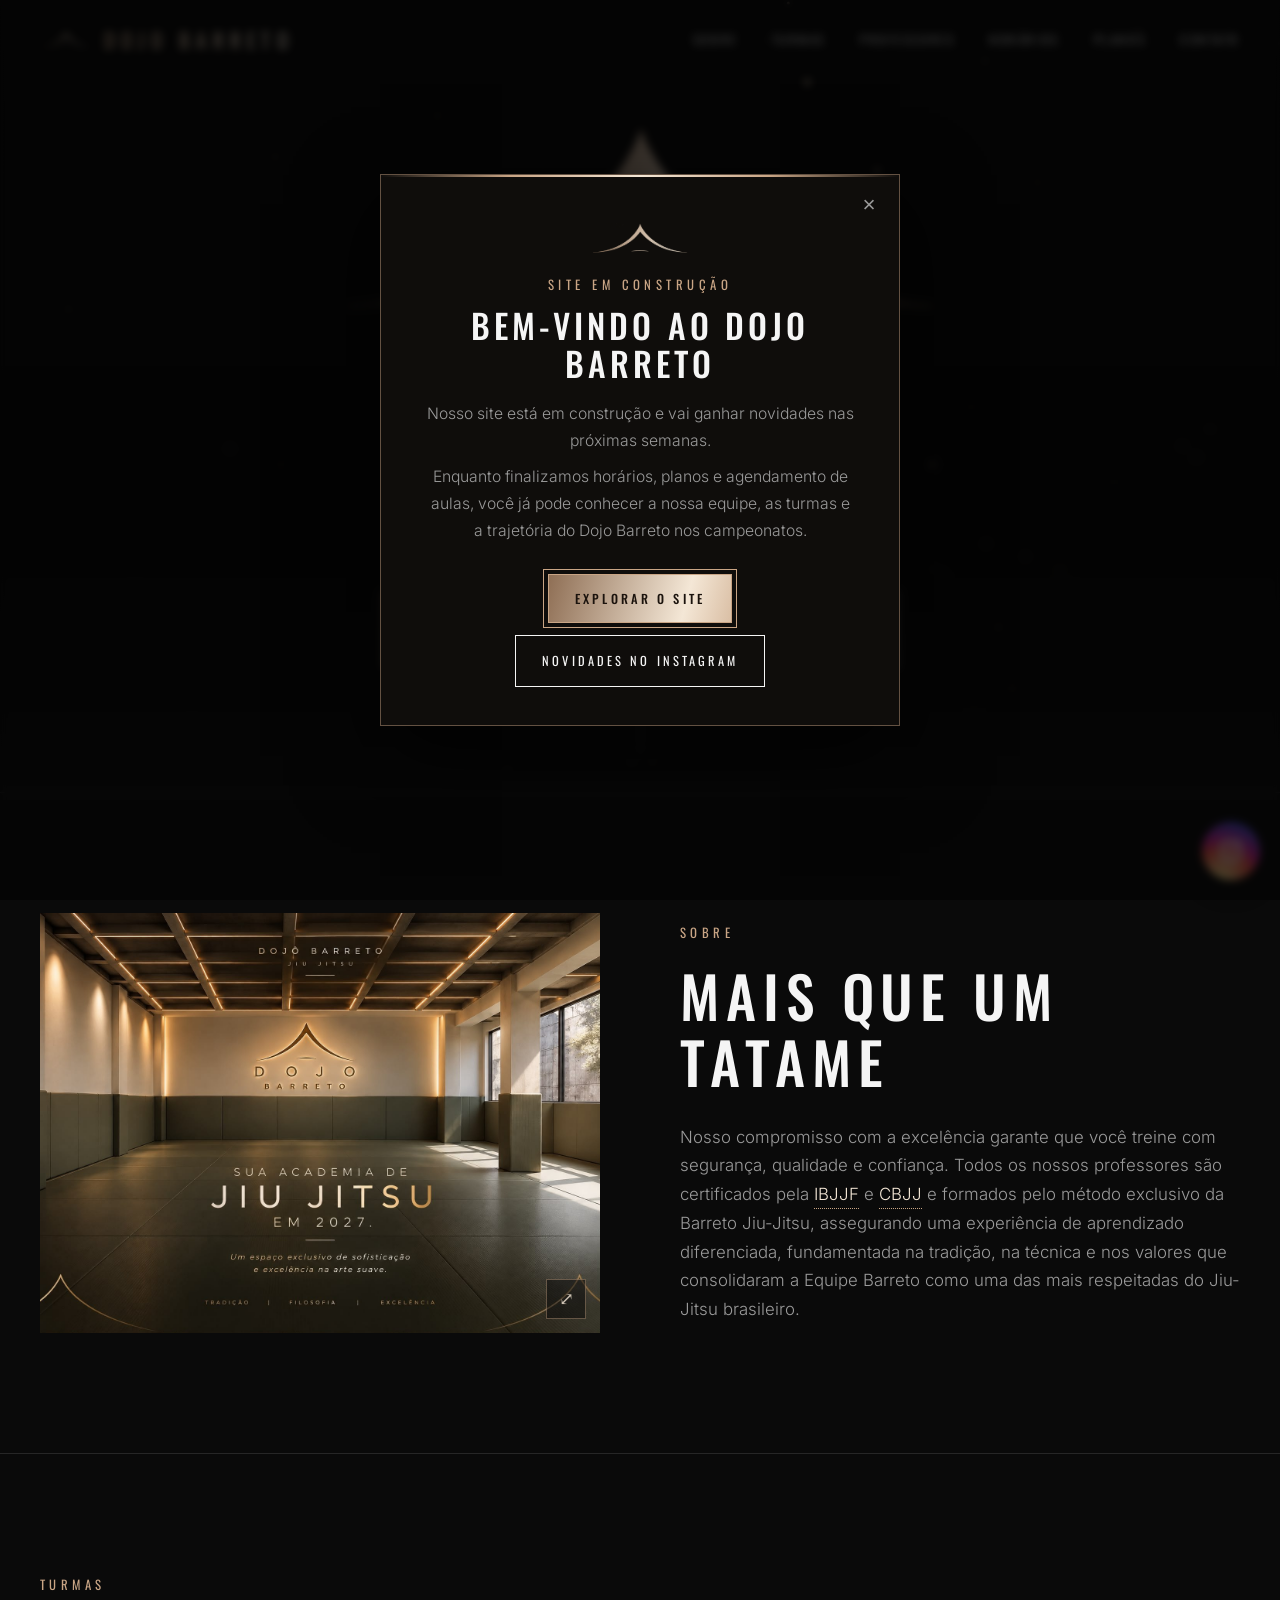
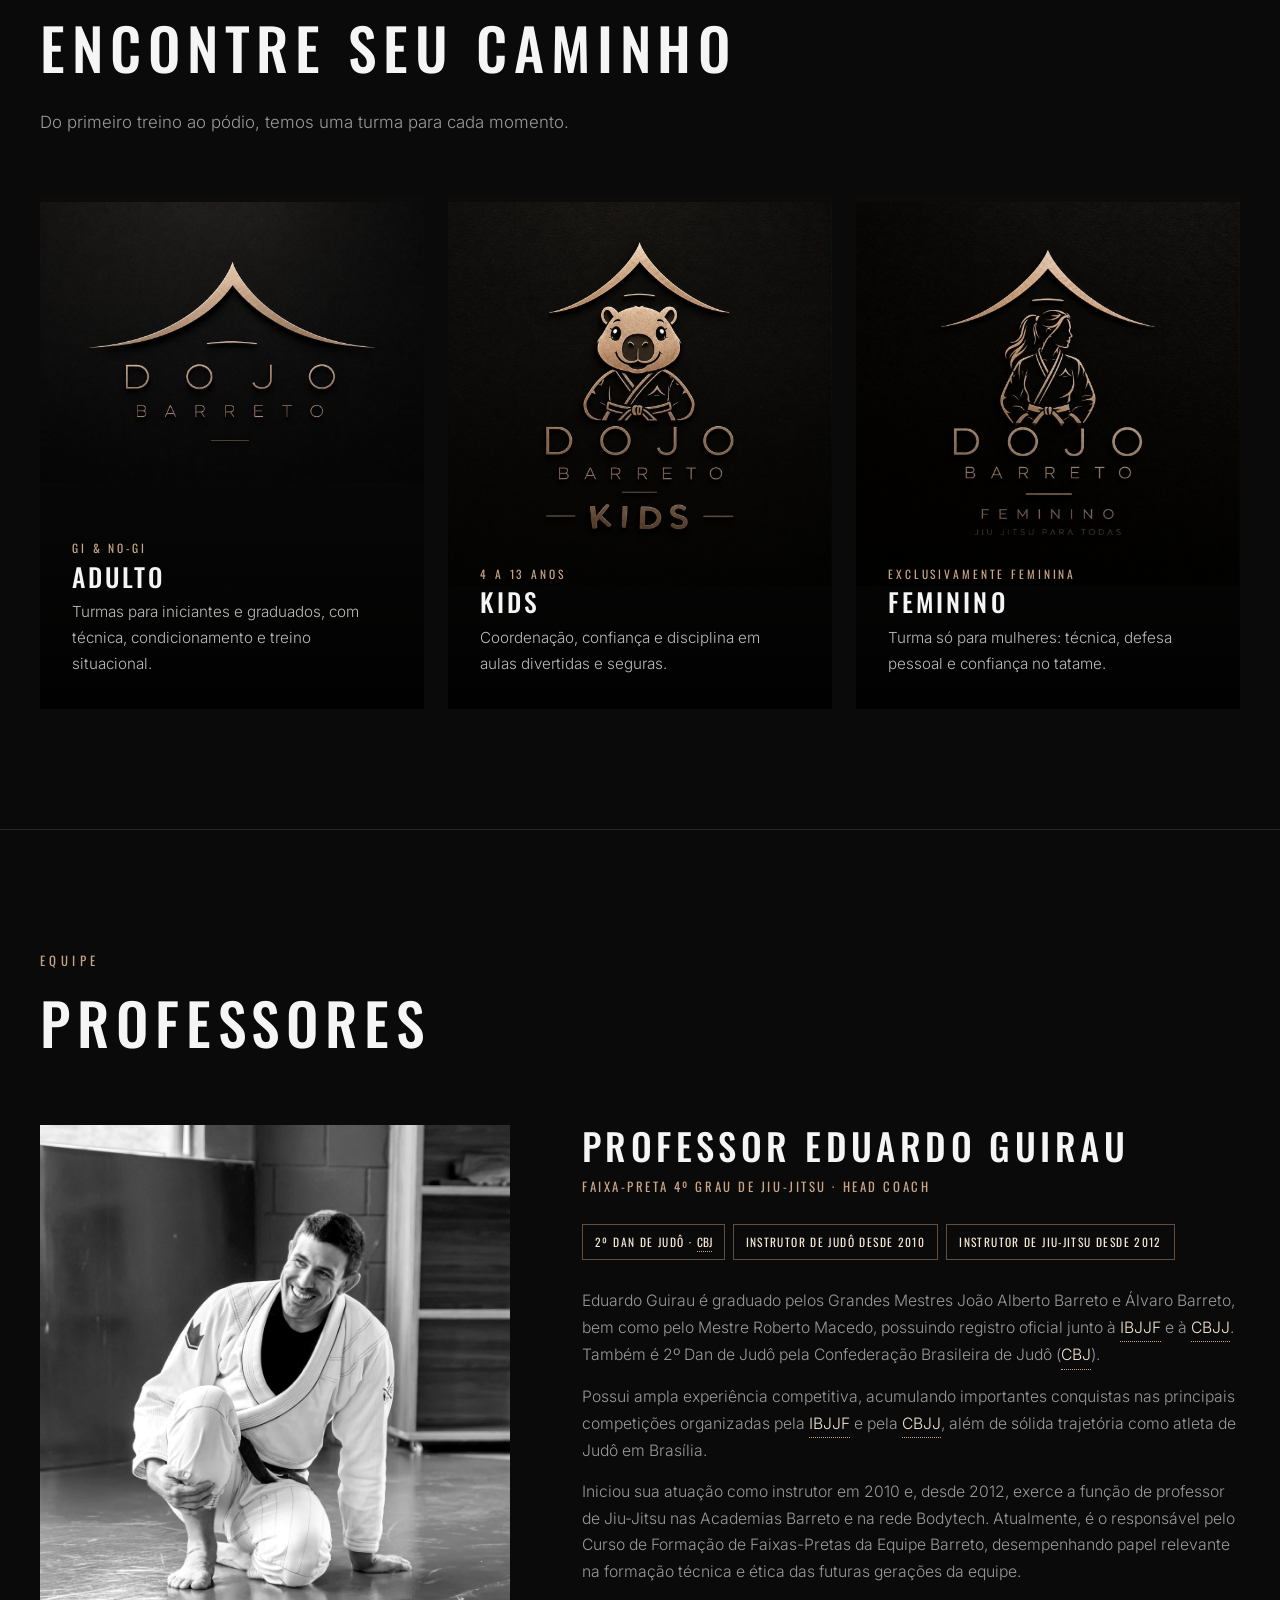
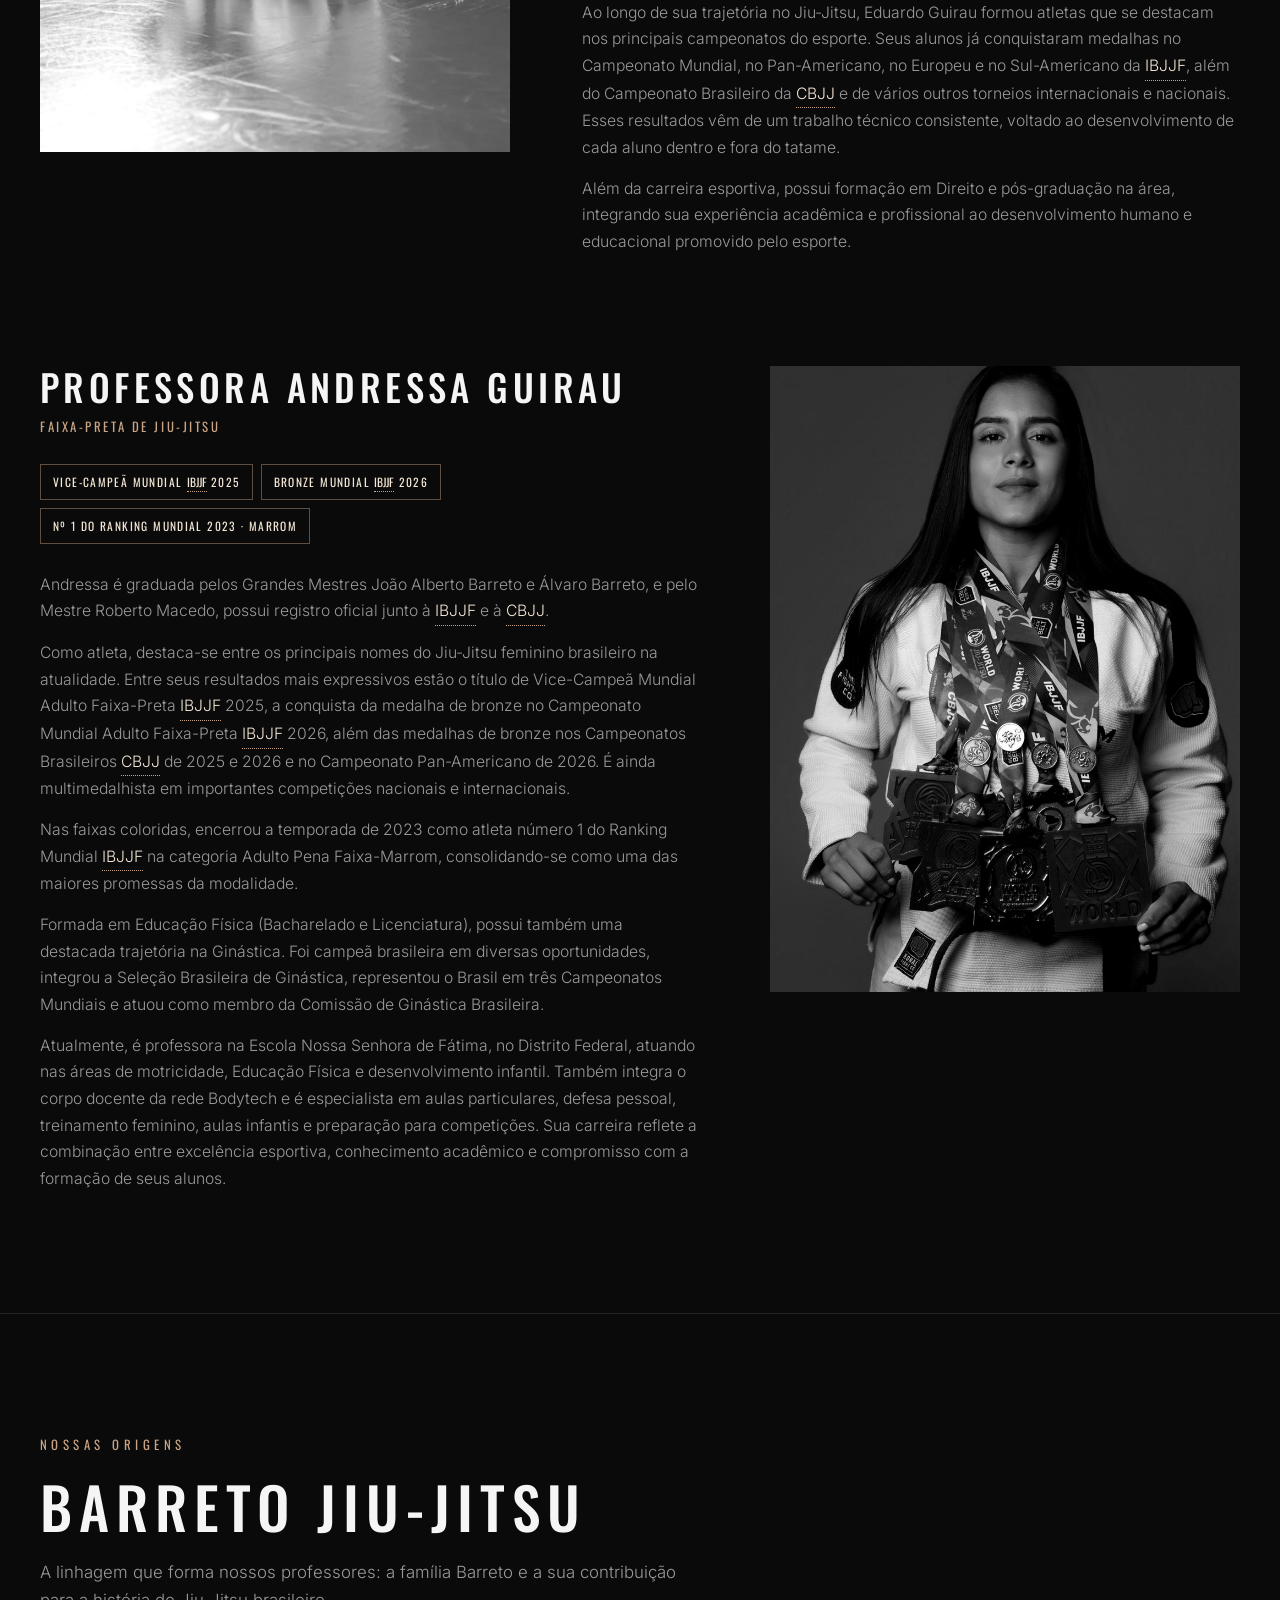
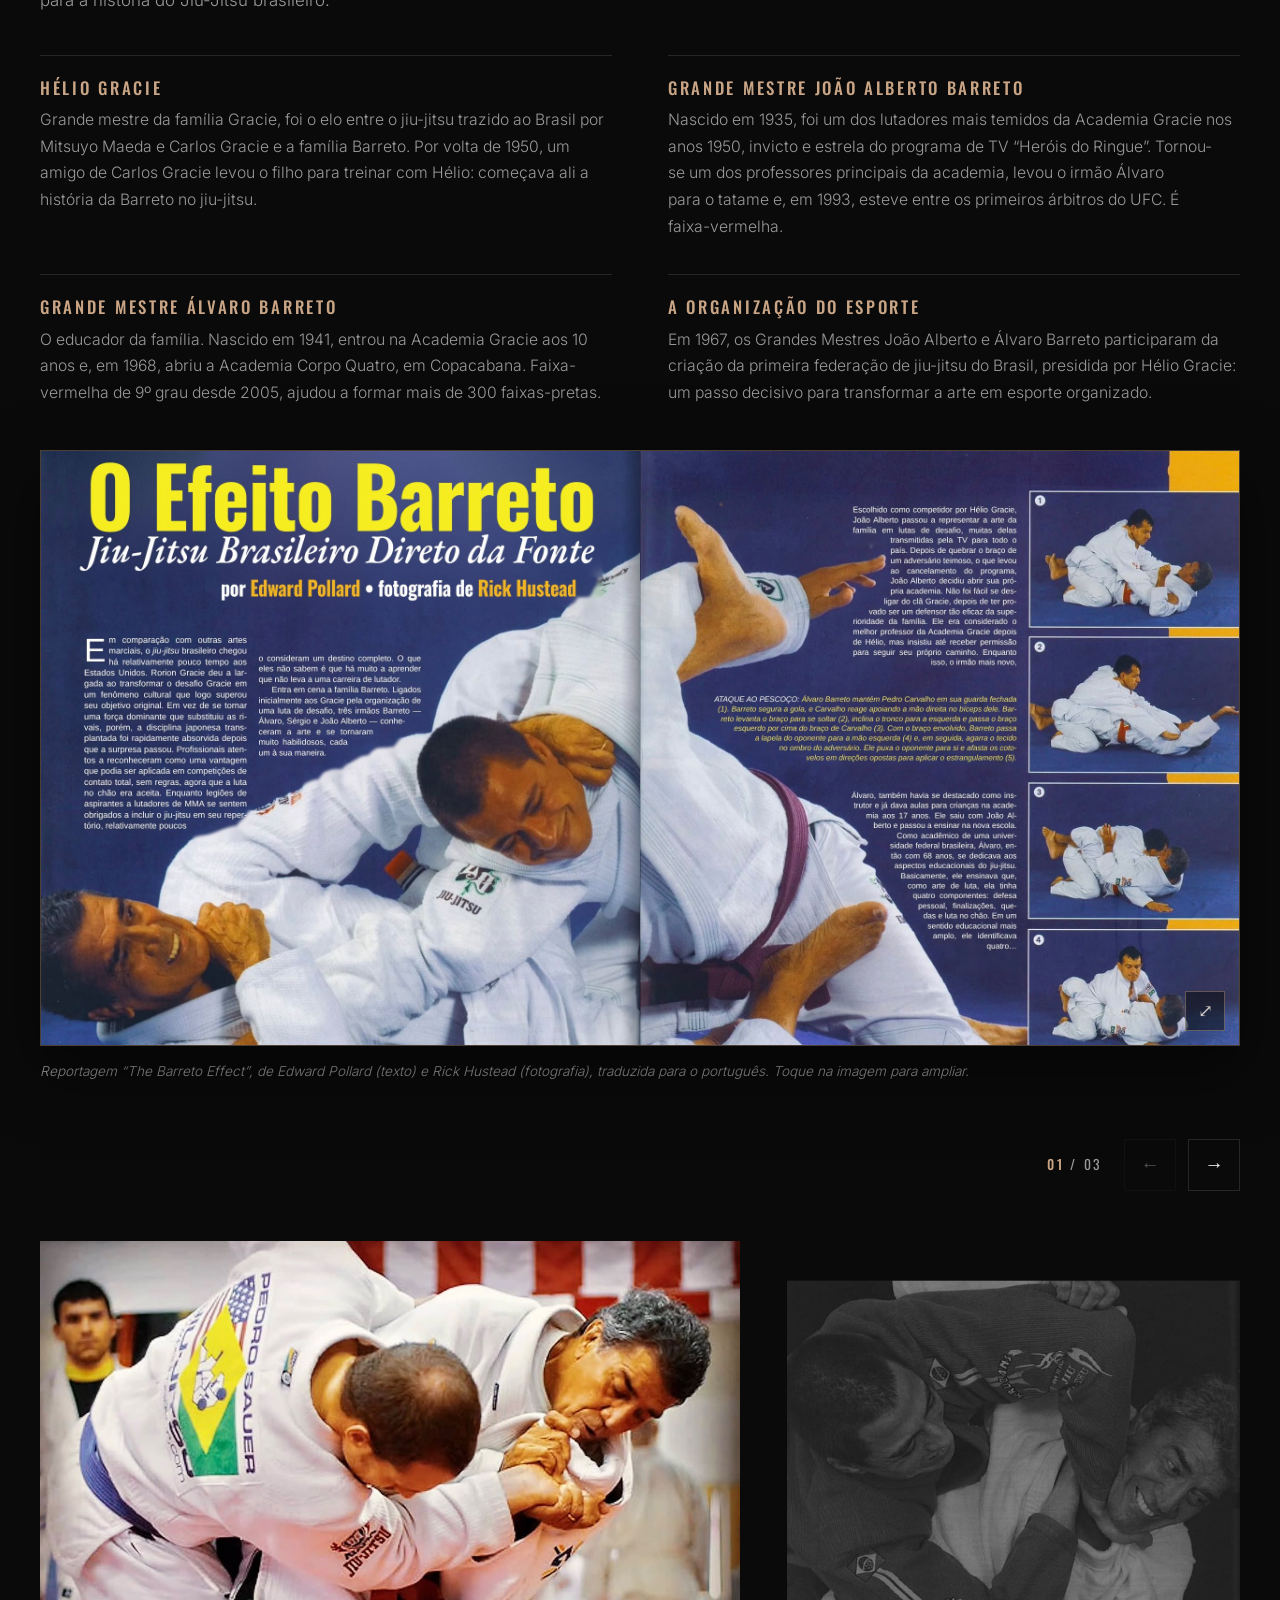
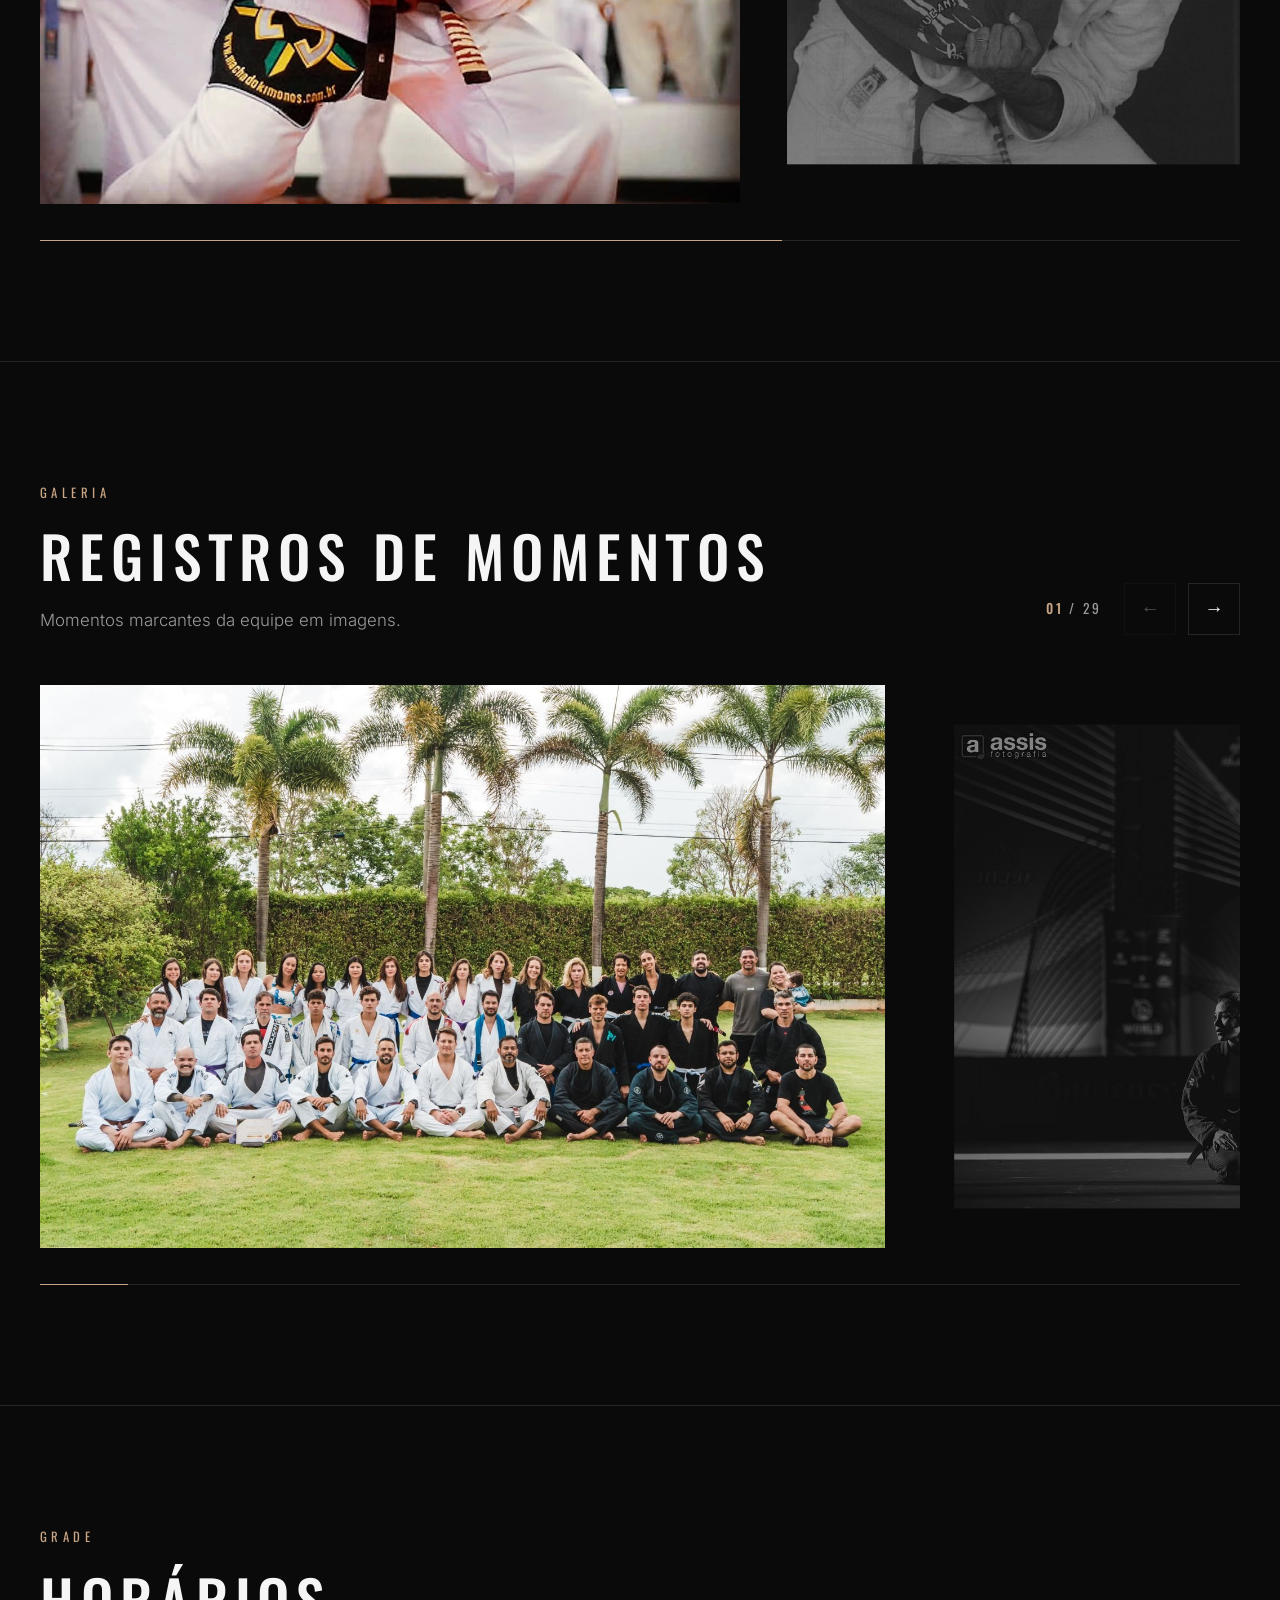
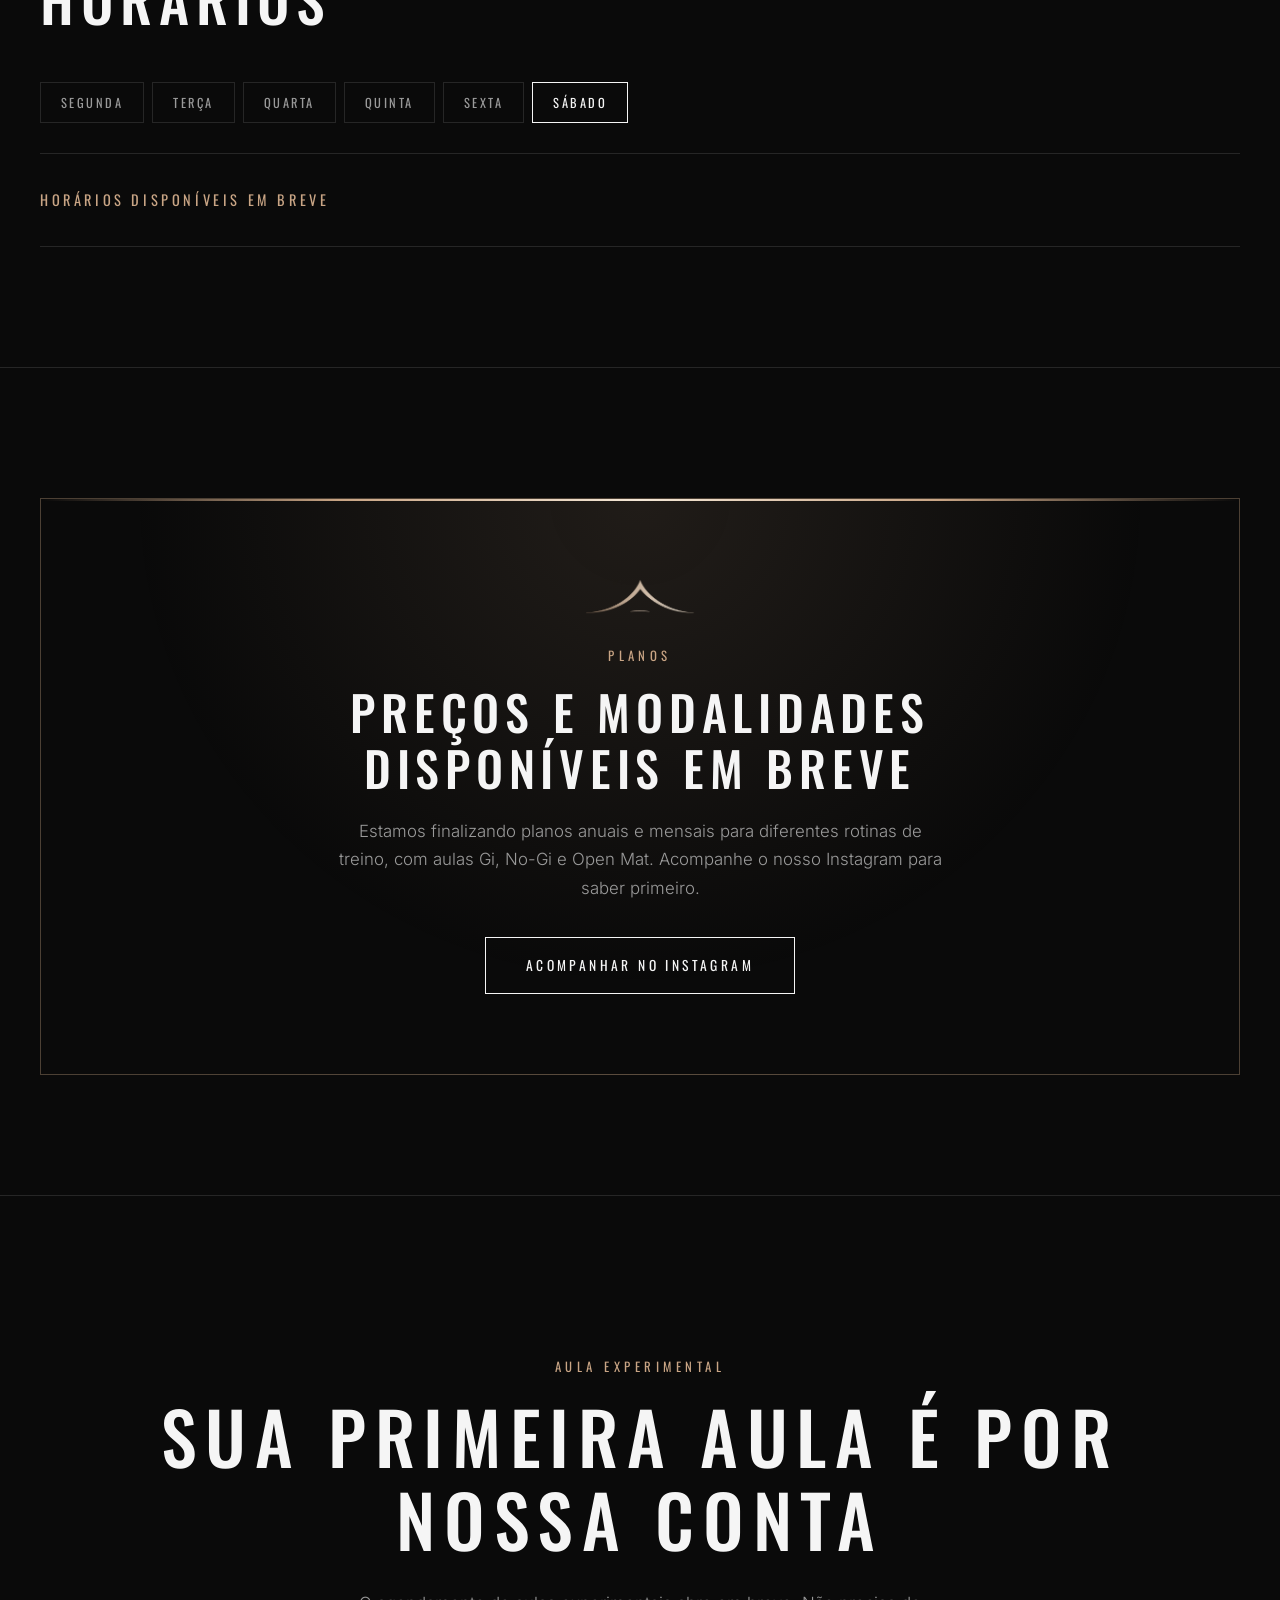
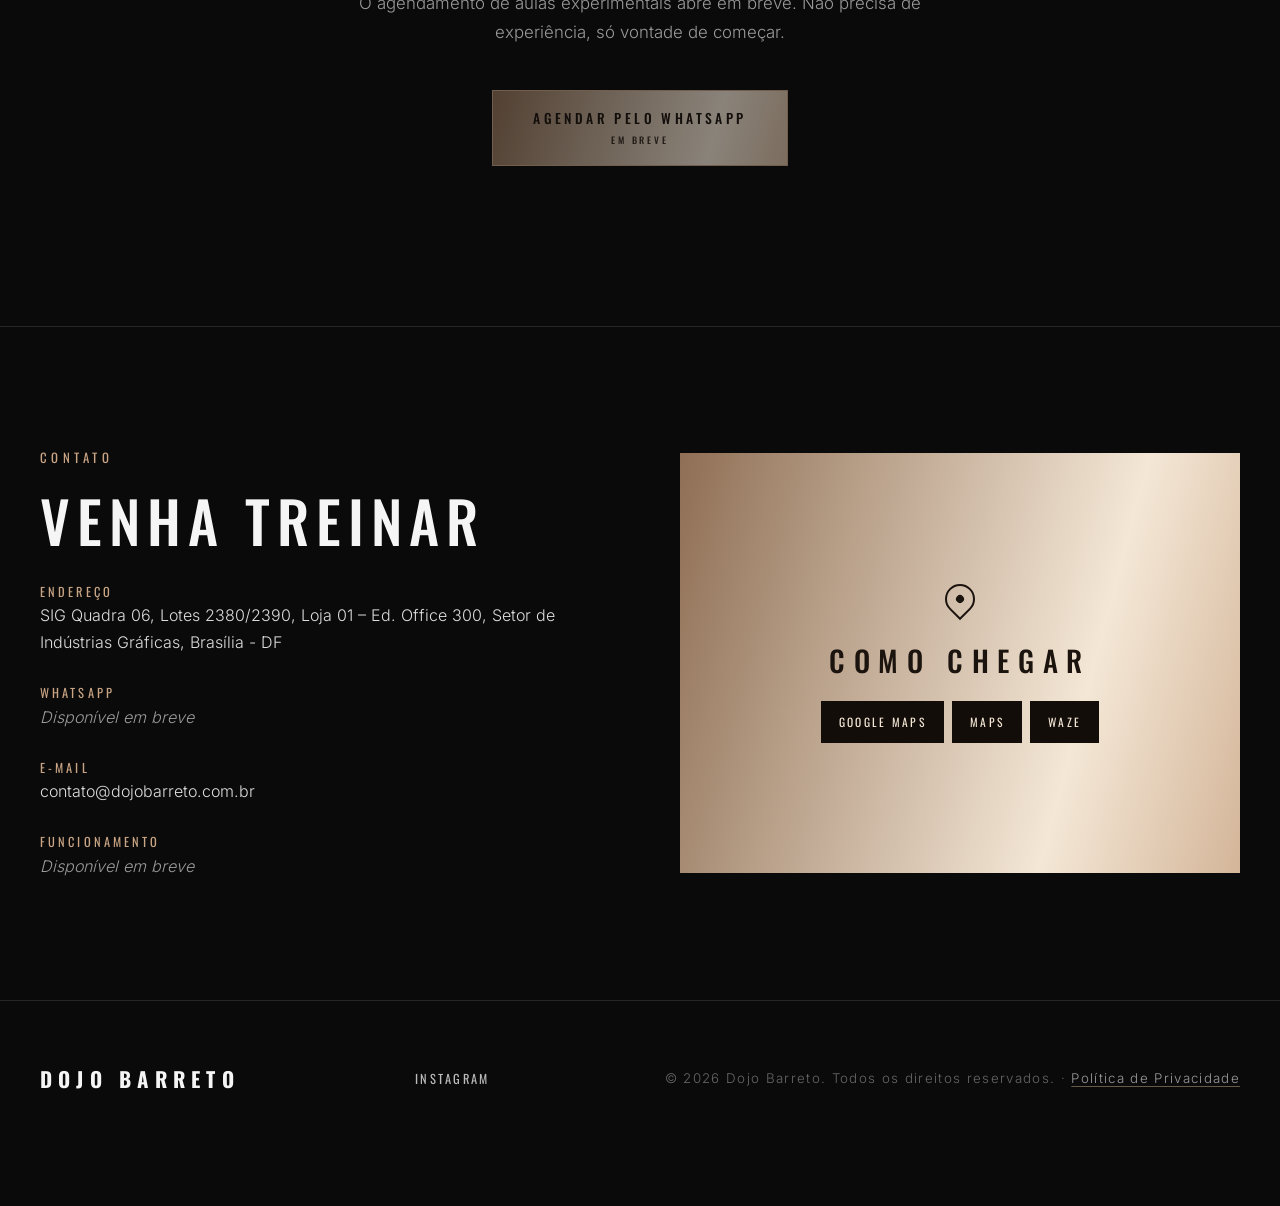
<file: index.html>
<!doctype html>
<html lang="pt-BR">
<meta charset="utf-8">
<meta name="viewport" content="width=device-width, initial-scale=1, viewport-fit=cover">
<meta http-equiv="Content-Security-Policy" content="default-src 'self'; style-src 'self' 'unsafe-inline'; font-src 'self'; img-src 'self' data: https://dojobarretosite.goatcounter.com; media-src 'self'; connect-src https://dojobarretosite.goatcounter.com; frame-src 'none'; object-src 'none'; base-uri 'none'; form-action 'none'; script-src 'self' 'sha256-Qo3LIm/mP3h4N/xWIZUR0CGnVNLJVAUuoGKulny2508=' 'sha256-ZgBqeGd9Sw/5z3DaaV60iQQtmOZ1PvMkC4dD0P8Wkdo='; upgrade-insecure-requests">
<meta name="referrer" content="strict-origin-when-cross-origin">
<style id="antiFrame">html{display:none!important}</style>
<script>if (window.self === window.top) { document.getElementById("antiFrame").remove(); } else { window.top.location = window.self.location.href; }</script>
<link rel="canonical" href="https://www.dojobarreto.com.br/">
<meta property="og:type" content="website">
<meta property="og:locale" content="pt_BR">
<meta property="og:site_name" content="Dojo Barreto">
<meta property="og:title" content="Dojo Barreto">
<meta property="og:description" content="Dojo Barreto: academia de Jiu-Jitsu em Brasília, da Equipe Barreto. Turmas adulto, kids e feminina com os professores Eduardo e Andressa Guirau.">
<meta property="og:url" content="https://www.dojobarreto.com.br/">
<meta property="og:image" content="https://www.dojobarreto.com.br/img/og-image.jpg">
<meta property="og:image:width" content="1200">
<meta property="og:image:height" content="630">
<meta name="twitter:card" content="summary_large_image">
<script type="application/ld+json">{"@context":"https://schema.org","@type":"ExerciseGym","name":"Dojo Barreto","url":"https://www.dojobarreto.com.br/","image":"https://www.dojobarreto.com.br/img/og-image.jpg","logo":"https://www.dojobarreto.com.br/img/icone-512.png","description":"Dojo Barreto: academia de Jiu-Jitsu em Brasília, da Equipe Barreto. Turmas adulto, kids e feminina com os professores Eduardo e Andressa Guirau.","address":{"@type":"PostalAddress","streetAddress":"SIG Quadra 06, Lotes 2380/2390, Loja 01, Ed. Office 300","addressLocality":"Brasília","addressRegion":"DF","addressCountry":"BR"},"sameAs":["https://www.instagram.com/dojo.barreto"]}</script>
<title>Dojo Barreto</title>
<link rel="icon" type="image/png" href="img/favicon.png">
<link rel="apple-touch-icon" href="img/apple-touch-icon.png">
<meta name="theme-color" content="#0a0a0a">
<meta name="description" content="Dojo Barreto: academia de Jiu-Jitsu em Brasília, da Equipe Barreto. Turmas adulto, kids e feminina com os professores Eduardo e Andressa Guirau.">
<link rel="preload" href="fonts/oswald-latin.woff2" as="font" type="font/woff2" crossorigin>
<link rel="preload" href="fonts/inter-latin.woff2" as="font" type="font/woff2" crossorigin>
<link rel="stylesheet" href="fonts/fontes.css">

<!--
=====================================================================
  DOJO BARRETO — COMO EDITAR
  Todo o conteúdo do site fica no bloco "CONFIG" lá embaixo (procure
  por "const CONFIG"). Troque os textos, links e caminhos de imagens.
  - Fotos: coloque os arquivos na pasta "img/" e escreva o caminho,
    ex.: foto: "img/professor1.jpg". Se deixar "", aparece um quadro
    "ADICIONAR FOTO" no lugar.
  - Para adicionar um item (professor, programa, horário, depoimento,
    foto da galeria), copie um bloco { ... }, cole embaixo e edite.
  - Para remover uma seção inteira, mude "true" para "false" em
    CONFIG.secoes.
=====================================================================
-->

<style>
:root{
  --m-roof:url("[data-uri]");
  --m-text:url("[data-uri]");
  --m-line:url("[data-uri]");
  color-scheme:dark;
  --bg:#0a0a0a; --bg2:#121212; --line:#262626;
  --fg:#f5f5f5; --muted:#9a9a9a; --accent:#c9a585; /* ouro rosé, tirado da logo */
  --g1:#3e2f25; --g2:#8f6f55; --g3:#c9a585; --g4:#f4e7d6; /* tons do metal da logo */
  --head:'Oswald',sans-serif; --body:'Inter',sans-serif;
}
*{box-sizing:border-box}
body,h1,h2,h3,p,ul,dl,dd{margin:0;padding:0}
html{scroll-behavior:smooth}
body{background:var(--bg);color:var(--fg);font-family:var(--body);font-size:16px;font-weight:300;line-height:1.7;-webkit-font-smoothing:antialiased;overflow-x:hidden}
img,video,iframe{display:block;max-width:100%}
a{color:inherit;text-decoration:none}
h1,h2,h3{font-family:var(--head);text-transform:uppercase;letter-spacing:.12em;font-weight:500;line-height:1.15}
.wrap{max-width:1264px;margin-inline:auto;padding-left:max(32px,env(safe-area-inset-left,0px));padding-right:max(32px,env(safe-area-inset-right,0px))}
@media (max-width:600px){.wrap{padding-left:max(16px,env(safe-area-inset-left,0px));padding-right:max(16px,env(safe-area-inset-right,0px))}}
section{padding:120px 0;border-top:1px solid var(--line)}
.kicker{font-family:var(--head);color:var(--accent);letter-spacing:.35em;font-size:.8rem;text-transform:uppercase;margin-bottom:18px}
h2{font-size:clamp(2rem,5vw,3.6rem);margin-bottom:28px}
.lead{color:var(--muted);max-width:640px;font-size:1.05rem;text-wrap:pretty}
.btn{display:inline-block;border:1px solid var(--fg);padding:16px 40px;font-family:var(--head);text-transform:uppercase;letter-spacing:.25em;font-size:.85rem;transition:.3s}
.btn:hover{background:var(--fg);color:#000}
.btn.solid{background:linear-gradient(105deg,var(--g2),var(--g4) 35%,var(--g3) 55%,var(--g2) 80%,var(--g3));background-size:220% 100%;color:#1b130d;border-color:var(--g3);font-weight:500}
.btn.solid:hover{background-position:100% 0;color:#1b130d}

/* Placeholder de imagem */
.ph{background:repeating-linear-gradient(135deg,#151515 0 12px,#1a1a1a 12px 24px);display:grid;place-items:center;color:#555;font-family:var(--head);letter-spacing:.25em;font-size:.75rem;text-transform:uppercase;text-align:center;padding:12px}
.media{width:100%;height:100%;object-fit:cover;filter:grayscale(1) contrast(1.05);transition:transform .8s,filter .8s}

/* NAV */
nav{position:fixed;inset:0 0 auto;z-index:50;transition:.4s;padding-top:env(safe-area-inset-top,0px)}
nav.scrolled{background:rgba(10,10,10,.92);backdrop-filter:blur(8px);border-bottom:1px solid var(--line)}
nav .wrap{display:flex;align-items:center;justify-content:space-between;height:80px}
.logo{font-family:var(--head);font-size:1.3rem;letter-spacing:.3em;text-transform:uppercase;font-weight:700;display:flex;align-items:center;gap:12px}
.logo img{height:44px}
.menu{display:flex;gap:34px;list-style:none}
.menu a{font-family:var(--head);text-transform:uppercase;letter-spacing:.2em;font-size:.8rem;color:#ccc;transition:.2s}
.menu a:hover{color:var(--accent)}
.burger{display:none;background:none;border:0;color:var(--fg);font-size:1.6rem;cursor:pointer}

/* HERO */
.hero{position:relative;height:88svh;min-height:560px;max-height:960px;display:grid;place-items:center;text-align:center;overflow:hidden;border:0;padding:0}
.hero .bg{position:absolute;inset:0}
.hero .bg .media{transform:scale(1.05)}
.hero .ov{position:absolute;inset:0;background:linear-gradient(180deg,rgba(0,0,0,.55),rgba(0,0,0,.7) 70%,var(--bg))}
.hero .in{position:relative;padding:0 16px}
.hero h1{font-size:clamp(2.8rem,10vw,7.5rem);letter-spacing:.18em;font-weight:700}
.hero h1.sr{position:absolute;width:1px;height:1px;overflow:hidden;clip:rect(0 0 0 0);white-space:nowrap}

/* ===== LOGO DOURADA — nascer do sol atrás do telhado ===== */
.sky{position:absolute;inset:0;pointer-events:none;overflow:hidden}
#dust{position:absolute;inset:0;width:100%;height:100%}
.crest{position:relative;width:min(600px,82vw);aspect-ratio:930/589;margin:0 auto}
.crest .sun,.crest .rays{position:absolute;left:50%;top:1.4%;aspect-ratio:1;transform:translate(-50%,-50%);pointer-events:none;border-radius:50%}
.crest .sun{width:min(1150px,170vw);background:radial-gradient(circle,rgba(244,226,200,.30) 0%,rgba(201,165,133,.16) 14%,rgba(201,165,133,.06) 34%,transparent 60%);animation:sunrise 3.2s cubic-bezier(.2,.7,.2,1) both,breathe 9s 3.2s ease-in-out infinite}
.crest .rays{width:min(1700px,240vw);background:repeating-conic-gradient(from 0deg,rgba(244,226,200,.075) 0deg 2.2deg,transparent 2.2deg 11deg);-webkit-mask:radial-gradient(circle,#000 4%,transparent 52%);mask:radial-gradient(circle,#000 4%,transparent 52%);animation:raysIn 3s 1s both,spin 160s linear infinite}
.crest .layer{position:absolute;inset:0;z-index:1;-webkit-mask:var(--m) center/100% 100% no-repeat;mask:var(--m) center/100% 100% no-repeat;
  background:linear-gradient(105deg,var(--g1) 0%,var(--g2) 16%,var(--g4) 27%,var(--g3) 35%,#6b5242 47%,var(--g3) 59%,var(--g4) 69%,var(--g3) 77%,var(--g1) 100%);
  background-size:230% 100%;filter:drop-shadow(0 0 0 transparent)}
.crest .layer::before{content:"";position:absolute;inset:0;background:linear-gradient(105deg,transparent 44%,rgba(255,251,244,.95) 50%,transparent 56%);background-size:300% 100%;background-position:100% 0;animation:glint 7s 2.8s ease-in-out infinite}
.crest .layer::after{content:"";position:absolute;inset:0;background:radial-gradient(circle at var(--lx,50%) var(--ly,0%),rgba(255,248,236,.9),rgba(255,226,190,.35) 9%,transparent 24%);mix-blend-mode:screen}
.crest .roof{--m:var(--m-roof);animation:metal 10s ease-in-out infinite alternate,roofIn 1.9s .2s cubic-bezier(.75,0,.2,1) both}
.crest .text{--m:var(--m-text);animation:metal 10s ease-in-out infinite alternate,textIn 1.5s 1.2s ease-out both}
.crest .line{--m:var(--m-line);animation:metal 10s ease-in-out infinite alternate,lineIn 1s 2s cubic-bezier(.6,0,.2,1) both}
.crest .flare{position:absolute;left:50%;top:1.4%;z-index:2;width:90px;height:90px;transform:translate(-50%,-50%) scale(0);pointer-events:none;opacity:0;animation:flare 7s 2.8s ease-in-out infinite;
  background:radial-gradient(circle,#fff 0 1.5px,rgba(255,240,215,.75) 3px,rgba(255,220,180,.18) 14px,transparent 34px),linear-gradient(90deg,transparent 0,rgba(255,244,228,.9) 50%,transparent 100%) center/100% 1.5px no-repeat,linear-gradient(0deg,transparent 0,rgba(255,244,228,.9) 50%,transparent 100%) center/1.5px 100% no-repeat}
.hero .in > p,.hero .ctas{animation:fadeUp 1.4s 2.2s ease-out both}
@keyframes metal{from{background-position:0% 0}to{background-position:100% 0}}
@keyframes glint{0%{background-position:100% 0}38%,100%{background-position:0% 0}}
@keyframes flare{0%,12%{opacity:0;transform:translate(-50%,-50%) scale(0) rotate(0)}19%{opacity:1;transform:translate(-50%,-50%) scale(1) rotate(45deg)}28%,100%{opacity:0;transform:translate(-50%,-50%) scale(0) rotate(90deg)}}
@keyframes roofIn{from{clip-path:inset(0 50% 0 50%);transform:translateY(14px)}to{clip-path:inset(0 0 0 0);transform:none}}
@keyframes textIn{from{opacity:0;filter:blur(10px);transform:translateY(10px)}to{opacity:1;filter:blur(0);transform:none}}
@keyframes lineIn{from{clip-path:inset(0 50% 0 50%)}to{clip-path:inset(0 0 0 0)}}
@keyframes sunrise{from{opacity:0;transform:translate(-50%,-30%) scale(.55)}to{opacity:1;transform:translate(-50%,-50%) scale(1)}}
@keyframes breathe{0%,100%{opacity:1}50%{opacity:.72}}
@keyframes raysIn{from{opacity:0}to{opacity:1}}
@keyframes spin{to{transform:translate(-50%,-50%) rotate(360deg)}}
@keyframes fadeUp{from{opacity:0;transform:translateY(14px)}to{opacity:1;transform:none}}
/* Logo pequena no menu */
.logo .mini{width:52px;aspect-ratio:930/317;-webkit-mask:var(--m-roof) top/100% auto no-repeat;mask:var(--m-roof) top/100% auto no-repeat;background:linear-gradient(105deg,var(--g2),var(--g4) 40%,var(--g3) 60%,var(--g2));background-size:220% 100%;animation:metal 6s ease-in-out infinite alternate}
.logo .word{background:linear-gradient(105deg,var(--g3),var(--g4) 45%,var(--g3) 60%,var(--g2));background-size:220% 100%;-webkit-background-clip:text;background-clip:text;color:transparent;animation:metal 6s ease-in-out infinite alternate;font-weight:400}
.hero p{color:#cfcfcf;letter-spacing:.3em;text-transform:uppercase;font-size:clamp(.7rem,1.6vw,.95rem);margin:18px 0 44px}
.hero .ctas{display:flex;gap:16px;justify-content:center;flex-wrap:wrap}
.hero .ctas .btn{display:inline-flex;flex-direction:column;align-items:center;justify-content:center;gap:3px;min-width:250px}
.scroll{position:absolute;bottom:34px;left:50%;width:1px;height:60px;background:linear-gradient(var(--fg),transparent);animation:sc 2s infinite}
@keyframes sc{0%{transform:scaleY(0);transform-origin:top}50%{transform:scaleY(1);transform-origin:top}51%{transform-origin:bottom}100%{transform:scaleY(0);transform-origin:bottom}}

/* SOBRE */
.split{display:grid;grid-template-columns:1fr 1fr;gap:80px;align-items:center}
.split .pic{aspect-ratio:4/5;overflow:hidden}
.split .txt p+p{margin-top:18px}
.quote{margin-top:36px;padding-left:22px;border-left:2px solid var(--accent);font-family:var(--head);text-transform:uppercase;letter-spacing:.12em;font-size:1.1rem;color:#ddd}

/* PROGRAMAS */
.grid3{display:grid;grid-template-columns:repeat(auto-fit,minmax(280px,1fr));gap:24px;margin-top:60px}
.turmas{grid-template-columns:repeat(3,1fr);gap:24px}
@media (max-width:800px){.turmas{grid-template-columns:1fr}}
.card{position:relative;aspect-ratio:3/4;overflow:hidden;background:var(--bg2)}
.card .pic{position:absolute;inset:0}
.card .ov{position:absolute;inset:0;background:linear-gradient(180deg,transparent 30%,rgba(0,0,0,.92))}
.card .txt{position:absolute;inset:auto 0 0;padding:32px}
.card h3{font-size:1.6rem;margin-bottom:8px}
.card p{color:#bbb;font-size:.95rem}
.card .tag{font-family:var(--head);color:var(--accent);letter-spacing:.25em;font-size:.72rem;text-transform:uppercase}
.card .cor{background:#0d0b0a}
.card .cor .media,.card:hover .cor .media{filter:none;object-fit:contain;object-position:center 4%}
.card:hover .media{transform:scale(1.06);filter:grayscale(.3)}

/* PROFESSORES */
.profs{display:grid;gap:110px;margin-top:70px}
.prof{display:grid;grid-template-columns:5fr 7fr;gap:72px;align-items:start}
.prof:nth-child(even){grid-template-columns:7fr 5fr}
.prof:nth-child(even) .pic{order:2}
.prof .pic{aspect-ratio:3/4;max-width:100%;overflow:hidden;position:sticky;top:110px}
.prof .bio{min-width:0;max-width:680px}
.prof h3{font-size:clamp(1.6rem,3vw,2.3rem)}
.prof .faixa{color:var(--accent);font-family:var(--head);letter-spacing:.2em;font-size:.8rem;text-transform:uppercase;margin:8px 0 26px}
.prof p{color:var(--muted);font-size:.98rem;text-wrap:pretty;hyphens:manual}
.nw{white-space:nowrap}
.prof p+p{margin-top:14px}
.feitos{list-style:none;display:flex;flex-wrap:wrap;gap:8px;margin-bottom:28px}
.feitos li{border:1px solid rgba(201,165,133,.45);color:var(--g4);font-family:var(--head);letter-spacing:.12em;text-transform:uppercase;font-size:.72rem;padding:7px 12px}
.spot{margin-top:34px;padding-top:28px;border-top:1px solid var(--line)}
.spot h3{font-size:1.15rem;color:var(--accent);letter-spacing:.18em;margin-bottom:14px}
.spot p{color:var(--muted);font-size:.95rem}
.spot p+p{margin-top:12px}
#sobre .split{align-items:start}
#sobre .split .pic{position:sticky;top:110px;aspect-ratio:1448/1086}
#sobre .split .pic .media{filter:none}
button.zoom{cursor:zoom-in;position:relative;display:block;width:100%;padding:0;border:0;background:none;color:inherit;font:inherit;text-align:inherit}
.zoom .zoom-ico{position:absolute;right:14px;bottom:14px;width:40px;height:40px;display:grid;place-items:center;background:rgba(10,10,10,.65);border:1px solid rgba(201,165,133,.5);color:var(--g4);font-size:1.1rem;opacity:.8;transition:.3s}
.zoom:hover .zoom-ico,.zoom:focus-visible .zoom-ico{opacity:1;border-color:var(--accent)}
.zoom:hover .media{transform:scale(1.02)}
/* Visualização ampliada */
.lb{position:fixed;inset:0;z-index:100;background:rgba(5,5,5,.94);display:grid;place-items:center;padding:max(24px,env(safe-area-inset-top,0px)) max(16px,env(safe-area-inset-right,0px)) max(24px,env(safe-area-inset-bottom,0px)) max(16px,env(safe-area-inset-left,0px));cursor:zoom-out;animation:lbIn .35s ease}
.lb[hidden]{display:none}
.lb.pan{place-items:center start;overflow-x:auto;overscroll-behavior:contain}
.lb.pan img{max-width:none;height:calc(100vh - 96px);height:calc(100dvh - 96px);max-height:none}
.lb img{width:auto;height:auto;max-width:min(100%,2560px);max-height:calc(100vh - 96px);max-height:calc(100dvh - 96px);object-fit:contain;box-shadow:0 20px 60px rgba(0,0,0,.6)}
.lb button{position:absolute;top:calc(16px + env(safe-area-inset-top,0px));right:calc(16px + env(safe-area-inset-right,0px));width:48px;height:48px;background:none;border:1px solid var(--line);color:var(--fg);font-size:1.6rem;cursor:pointer}
.lb button:hover{border-color:var(--accent);color:var(--accent)}
@keyframes lbIn{from{opacity:0}to{opacity:1}}
#sobre .split{align-items:center}
@media (max-width:900px){.prof,.prof:nth-child(even){grid-template-columns:1fr;gap:32px}.prof:nth-child(even) .pic{order:0}.prof .pic,#sobre .split .pic{position:static;max-width:440px}.profs{gap:80px}}
.prof:hover .media{transform:scale(1.04);filter:grayscale(0)}
.prof .pic.on .media{filter:grayscale(0)}

/* NOSSAS ORIGENS: personagens */
.historia{display:grid;grid-template-columns:repeat(2,minmax(0,1fr));gap:34px 56px;margin-top:40px}
.historia article{border-top:1px solid var(--line);padding-top:22px}
.historia h3{font-size:1.05rem;letter-spacing:.16em;color:var(--accent);margin-bottom:10px}
.historia p{color:var(--muted);font-size:.98rem;text-wrap:pretty}
@media (max-width:760px){.historia{grid-template-columns:1fr;gap:26px}}

/* NOSSAS ORIGENS: pôster da reportagem */
.poster{margin:44px 0 0}
.poster .zoom{display:block;width:100%;aspect-ratio:2560/1270;max-width:100%;overflow:hidden;border:1px solid rgba(201,165,133,.35);box-shadow:0 24px 60px rgba(0,0,0,.5)}
.poster .media{width:100%;height:100%;object-fit:cover;filter:none}
.poster figcaption{margin-top:14px;color:var(--muted);font-size:.85rem;font-style:italic}
.car-head.sub{justify-content:flex-end;margin-top:56px}

/* GALERIA DE COMPETIÇÃO (carrossel) */
.car-head{display:flex;justify-content:space-between;align-items:flex-end;gap:30px;flex-wrap:wrap}
.car-head h2{margin-bottom:18px}
.car-nav{display:flex;align-items:center;gap:12px}
.car-count{font-family:var(--head);letter-spacing:.2em;color:var(--muted);font-size:.85rem;margin-right:10px;font-variant-numeric:tabular-nums}
.car-count b{color:var(--accent);font-weight:500}
.car-btn{width:52px;height:52px;border:1px solid var(--line);background:none;color:var(--fg);font-size:1.2rem;cursor:pointer;transition:.25s}
.car-btn:hover{border-color:var(--accent);color:var(--accent)}
.car-btn:disabled{opacity:.3;cursor:default;border-color:var(--line);color:var(--fg)}
.carousel{margin-top:40px}
.track{display:flex;gap:10px;overflow-x:auto;scroll-snap-type:x mandatory;scroll-behavior:smooth;scrollbar-width:none;outline:none;padding-block:10px}
.track::-webkit-scrollbar{display:none}
/* todas ficam um pouco menores; a foto em destaque (centralizada) volta ao tamanho cheio */
.slide{flex:0 0 auto;height:clamp(320px,44vw,580px);max-width:86vw;margin:0;overflow:hidden;scroll-snap-align:center;background:var(--bg2);transform:scale(.86);transition:transform .6s cubic-bezier(.2,.7,.2,1)}
.slide:first-child{scroll-snap-align:start;transform-origin:left center}
.slide:last-child{scroll-snap-align:end;transform-origin:right center}
.slide.on{transform:none}
.slide img{width:100%;height:100%;object-fit:cover;filter:grayscale(1) contrast(1.05);opacity:.5;transition:filter .7s,opacity .6s}
.slide.on img,.slide:hover img{filter:none;opacity:1}
.car-bar{height:1px;background:var(--line);margin-top:26px;position:relative;overflow:hidden}
.car-bar i{position:absolute;inset:0 auto 0 0;width:20%;background:var(--accent);transition:transform .4s,width .4s}
@media (max-width:600px){.slide{height:min(115vw,480px);max-width:80vw}.car-btn{width:44px;height:44px}}

/* HORÁRIOS */
.tabs{display:flex;gap:8px;flex-wrap:wrap;margin:50px 0 30px}
.tabs button{background:none;border:1px solid var(--line);color:var(--muted);padding:10px 20px;font-family:var(--head);letter-spacing:.2em;text-transform:uppercase;font-size:.78rem;cursor:pointer;transition:.2s}
.tabs button.on,.tabs button:hover{border-color:var(--fg);color:var(--fg)}
.aula{display:grid;grid-template-columns:140px 1fr auto;gap:20px;padding:22px 0;border-bottom:1px solid var(--line);align-items:center}
.aula .h{font-family:var(--head);font-size:1.25rem;letter-spacing:.08em}
.aula .n{font-family:var(--head);text-transform:uppercase;letter-spacing:.15em}
.aula .p{color:var(--muted);font-size:.9rem}
.aula .t{font-size:.72rem;letter-spacing:.2em;text-transform:uppercase;color:var(--accent);border:1px solid var(--line);padding:4px 10px;white-space:nowrap}

/* PLANOS */
.plano{border:1px solid var(--line);padding:44px 34px;display:flex;flex-direction:column;transition:.3s}
.plano:hover{border-color:#555}
.plano.dest{border-color:var(--accent);position:relative}
.plano .badge{position:absolute;top:0;left:24px;transform:translateY(-50%);background:var(--bg);padding:2px 10px;font-family:var(--head);color:var(--accent);letter-spacing:.3em;font-size:.72rem;text-transform:uppercase;margin:0}
.plano h3{font-size:1.3rem}
.plano .preco{font-family:var(--head);font-size:3rem;margin:18px 0 4px;letter-spacing:.02em}
.plano .preco small{font-size:1rem;color:var(--muted)}
.plano ul{list-style:none;margin:24px 0 34px;flex:1}
.plano li{padding:9px 0;border-bottom:1px solid var(--line);color:#bbb;font-size:.93rem}
.plano .btn{text-align:center}

/* CTA */
.cta{text-align:center;position:relative;overflow:hidden;padding:160px 0}
.cta .bg{position:absolute;inset:0;opacity:.35}
.cta .in{position:relative}
.cta h2{font-size:clamp(2.2rem,6vw,4.5rem)}
.cta .lead{margin:0 auto 44px}

/* CONTATO */
.info dt{font-family:var(--head);letter-spacing:.25em;text-transform:uppercase;font-size:.78rem;color:var(--accent);margin-top:26px}
.info dd{color:#ddd}
.info dd a:hover{color:var(--accent)}
.map{aspect-ratio:4/3;max-width:100%;display:grid;place-items:center;text-align:center;gap:22px;align-content:center;padding:24px 16px;background:linear-gradient(105deg,var(--g2),var(--g4) 35%,var(--g3) 55%,var(--g2) 80%,var(--g3));background-size:220% 100%;animation:metal 8s ease-in-out infinite alternate}
.map .route{display:grid;gap:16px;justify-items:center}
.map .how{color:#1b130d;font-family:var(--head);font-weight:500;font-size:clamp(1.3rem,2.6vw,1.8rem);letter-spacing:.3em;text-transform:uppercase}
.map .go{display:flex;gap:8px;flex-wrap:wrap;justify-content:center}
.map .go a{background:#120d09;color:var(--g4);font-family:var(--head);letter-spacing:.2em;text-transform:uppercase;font-size:.72rem;padding:11px 18px;transition:.25s}
.map .go a:hover{background:#000;color:#fff}
.map .pin{width:30px;height:30px;border:2.5px solid #1b130d;border-radius:50% 50% 50% 0;transform:rotate(-45deg);display:grid;place-items:center}
.map .pin::after{content:"";width:8px;height:8px;border-radius:50%;background:#1b130d}
.map span{font-family:var(--head);letter-spacing:.25em;text-transform:uppercase;font-size:.8rem}

/* FOOTER */
footer{border-top:1px solid var(--line);padding:60px 0 110px} /* espaço para o botão flutuante do Instagram */
footer .wrap{display:flex;justify-content:space-between;align-items:center;gap:30px;flex-wrap:wrap}
.social{display:flex;gap:22px}
.social a{font-family:var(--head);letter-spacing:.2em;text-transform:uppercase;font-size:.78rem;color:#bbb}
.social a:hover{color:var(--accent)}
footer small{color:#666;letter-spacing:.1em}
footer .priv{color:#9a9a9a;text-decoration:underline;text-underline-offset:3px;text-decoration-color:rgba(201,165,133,.5)}
footer .priv:hover{color:var(--accent)}

/* Itens em breve / desabilitados */
[hidden]{display:none!important}
.btn.off{opacity:.55;cursor:not-allowed;display:inline-flex;flex-direction:column;align-items:center;gap:3px}
.btn.off small{font-size:.58rem;letter-spacing:.32em;opacity:.85}
.btn.solid.off:hover{background-position:0 0;color:#1b130d}
.btn.off:not(.solid):hover{background:none;color:var(--fg)}
.soon-txt{color:var(--muted);font-style:italic}
.aula-vazia{padding:34px 0;border-top:1px solid var(--line);border-bottom:1px solid var(--line);font-family:var(--head);letter-spacing:.25em;text-transform:uppercase;color:var(--accent);font-size:.9rem}
/* Planos em breve */
.soon{position:relative;margin-top:10px;padding:clamp(40px,7vw,80px) clamp(20px,6vw,80px);border:1px solid rgba(201,165,133,.35);text-align:center;overflow:hidden;background:radial-gradient(ellipse at 50% 0%,rgba(201,165,133,.12),transparent 60%)}
.soon::before{content:"";position:absolute;inset:0 0 auto;height:2px;background:linear-gradient(90deg,transparent,var(--g3),var(--g4),var(--g3),transparent)}
.soon .mark{width:110px;aspect-ratio:930/317;margin:0 auto 28px;-webkit-mask:var(--m-roof) top/100% auto no-repeat;mask:var(--m-roof) top/100% auto no-repeat;background:linear-gradient(105deg,var(--g2),var(--g4) 40%,var(--g3) 60%,var(--g2));background-size:220% 100%;animation:metal 6s ease-in-out infinite alternate}
.soon h2{font-size:clamp(1.7rem,4.2vw,3rem);text-wrap:balance;max-width:820px;margin:0 auto 22px}
.soon .lead{margin:0 auto 34px}
/* Siglas */
.sig{background:none;border:0;padding:0;font:inherit;color:var(--g4);border-bottom:1px dotted var(--accent);cursor:pointer;line-height:inherit}
.sig:hover,.sig[aria-expanded=true]{color:var(--accent)}
.sig-pop{position:absolute;z-index:80;width:max-content;max-width:min(330px,calc(100vw - 32px));background:#15110e;border:1px solid var(--accent);padding:14px 16px;box-shadow:0 14px 40px rgba(0,0,0,.55);font-size:.9rem;line-height:1.5}
.sig-pop strong{display:block;font-family:var(--head);letter-spacing:.2em;color:var(--accent);font-weight:500;margin-bottom:4px}
.sig-pop span{display:block;color:var(--fg)}
.sig-pop a{display:inline-block;margin-top:10px;color:var(--g4);font-size:.8rem;letter-spacing:.08em;border-bottom:1px solid rgba(201,165,133,.5)}
.sig-pop a:hover{color:var(--accent)}
/* Boas-vindas */
.bv{position:fixed;inset:0;z-index:90;display:grid;place-items:center;padding:24px max(16px,env(safe-area-inset-right,0px)) 24px max(16px,env(safe-area-inset-left,0px));background:rgba(5,5,5,.72);backdrop-filter:blur(4px);animation:lbIn .5s ease}
.bv-box{position:relative;width:min(520px,100%);background:#0f0d0b;border:1px solid rgba(201,165,133,.45);padding:clamp(30px,6vw,48px) clamp(22px,5vw,44px) clamp(26px,5vw,38px);text-align:center;box-shadow:0 30px 80px rgba(0,0,0,.6)}
.bv-box::before{content:"";position:absolute;inset:0 0 auto;height:2px;background:linear-gradient(90deg,transparent,var(--g3),var(--g4),var(--g3),transparent)}
.bv-box .mark{width:96px;aspect-ratio:930/317;margin:0 auto 18px;-webkit-mask:var(--m-roof) top/100% auto no-repeat;mask:var(--m-roof) top/100% auto no-repeat;background:linear-gradient(105deg,var(--g2),var(--g4) 40%,var(--g3) 60%,var(--g2));background-size:220% 100%;animation:metal 6s ease-in-out infinite alternate}
.bv-box .kicker{margin-bottom:10px}
.bv-box h2{font-size:clamp(1.5rem,4vw,2.1rem);margin-bottom:18px}
.bv-box p.t{color:var(--muted);font-size:.98rem}
.bv-box p.t+p.t{margin-top:10px}
.bv-box .acts{display:flex;gap:12px;justify-content:center;flex-wrap:wrap;margin-top:30px}
.bv-box .acts .btn{padding:14px 26px;font-size:.78rem}
.bv-x{position:absolute;top:10px;right:10px;width:40px;height:40px;background:none;border:0;color:var(--muted);font-size:1.4rem;cursor:pointer}
.bv-x:hover{color:var(--fg)}
.wa.ig.solo{right:calc(20px + env(safe-area-inset-right,0px))}

/* WhatsApp flutuante */
.wa{position:fixed;right:calc(20px + env(safe-area-inset-right,0px));bottom:calc(20px + env(safe-area-inset-bottom,0px));z-index:60;width:58px;height:58px;border-radius:50%;background:#25d366;display:grid;place-items:center;box-shadow:0 8px 24px rgba(0,0,0,.4);transition:.3s}
.wa:hover{transform:scale(1.08)}
.wa svg{width:30px;height:30px;fill:#fff}
.wa.ig{right:calc(90px + env(safe-area-inset-right,0px));background:radial-gradient(circle at 30% 107%,#fdf497 0%,#fdf497 5%,#fd5949 45%,#d6249f 60%,#285aeb 90%)}
.wa.ig svg{width:28px;height:28px;fill:none;stroke:#fff;stroke-width:2}
.wa.ig svg .dot{fill:#fff;stroke:none}

/* Animação ao rolar: o conteúdo fica sempre visível; só desliza de leve */
.rv.go{animation:up .9s ease both}
@keyframes up{from{transform:translateY(28px)}to{transform:none}}
:focus-visible{outline:1px solid var(--accent);outline-offset:4px}
@media (prefers-reduced-motion:reduce){.crest *,.crest .layer::before,.hero .in > p,.hero .ctas,.logo *{animation:none!important}.crest .flare{display:none}.rv.go{animation:none}html{scroll-behavior:auto}.scroll{animation:none}}

/* MOBILE */
@media (max-width:900px){
  section{padding:80px 0}
  .split{grid-template-columns:1fr;gap:40px}
  .burger{display:block}
  .menu{position:fixed;inset:80px 0 auto;background:rgba(10,10,10,.97);flex-direction:column;gap:0;padding:10px 16px 30px;transform:translateY(-130%);transition:.4s;border-bottom:1px solid var(--line)}
  .menu.open{transform:none}
  .menu a{display:block;padding:16px 0;border-bottom:1px solid var(--line)}
  .aula{grid-template-columns:90px 1fr}
  .aula .t{grid-column:2;justify-self:start}
}
</style>

<nav id="nav">
  <div class="wrap">
    <a href="#topo" class="logo" id="logo"></a>
    <button type="button" class="burger" id="burger" aria-label="Abrir menu" aria-expanded="false" aria-controls="menu">☰</button>
    <ul class="menu" id="menu"></ul>
  </div>
</nav>

<main id="app"></main>

<footer><div class="wrap" id="footer"></div></footer>
<a class="wa" id="wa" target="_blank" rel="noopener" aria-label="WhatsApp">
  <svg viewBox="0 0 32 32"><path d="M16 3a13 13 0 0 0-11.2 19.6L3 29l6.6-1.7A13 13 0 1 0 16 3zm0 23.7c-2 0-4-.6-5.7-1.6l-.4-.2-3.9 1 1-3.8-.3-.4A10.7 10.7 0 1 1 16 26.7zm5.9-8c-.3-.2-1.9-.9-2.2-1-.3-.1-.5-.2-.7.2l-1 1.2c-.2.2-.4.2-.7.1a8.8 8.8 0 0 1-4.4-3.8c-.3-.6.3-.5 1-1.7.1-.2 0-.4 0-.5l-1-2.4c-.3-.6-.5-.5-.7-.5h-.6c-.2 0-.6.1-.9.4-.3.3-1.2 1.1-1.2 2.8s1.2 3.2 1.4 3.5c.2.2 2.4 3.6 5.8 5 2.1.9 3 1 4 .8.7-.1 1.9-.8 2.2-1.5.3-.8.3-1.4.2-1.5-.1-.2-.3-.2-.6-.4z"/></svg>
</a>
<a class="wa ig" id="ig" target="_blank" rel="noopener" aria-label="Instagram" hidden>
  <svg viewBox="0 0 24 24"><rect x="3" y="3" width="18" height="18" rx="5"/><circle cx="12" cy="12" r="4.2"/><circle class="dot" cx="17.4" cy="6.6" r="1.2"/></svg>
</a>

<script>
/* =====================================================================
   CONFIG — EDITE AQUI TODO O CONTEÚDO DO SITE
   ===================================================================== */
const CONFIG = {
  nome: "Dojo Barreto",
  logo: "",                       // ex.: "img/logo.png" (se vazio, mostra o nome)
  slogan: "Jiu-Jitsu · Disciplina · Família",

  // Contato — estes dados alimentam TODOS os botões e links do site
  // WhatsApp: enquanto whatsappAtivo for false, os botões de aula experimental ficam
  // desabilitados, o botão flutuante some e o contato mostra "Disponível em breve".
  whatsappAtivo: false,
  whatsapp: "5500000000000",      // só números: 55 + DDD + número. Ex.: 5511987654321
  mensagemWhatsapp: "Olá! Vim pelo site e quero agendar uma aula experimental no Dojo Barreto.",
  telefone: "(00) 00000-0000",
  email: "contato@dojobarreto.com.br",
  endereco: "SIG Quadra 06, Lotes 2380/2390, Loja 01 – Ed. Office 300, Setor de Indústrias Gráficas, Brasília - DF",
  // Localização no mapa (o primeiro preenchido é usado):
  //  1) mapsLink: cole o link "Compartilhar" do Google Maps da academia (o mais exato)
  //  2) coordenadas: "latitude,longitude" do pino, ex.: "-15.7975,-47.9182"
  //  3) busca pelo texto abaixo
  mapsLink: "",
  coordenadas: "",
  buscaMapa: "Ed. Office 300, SIG Quadra 6, Brasília - DF",
  instagram: "https://www.instagram.com/dojo.barreto?jplx=cXlqNWc2bTc1Zmc5",
  facebook: "",                   // deixe "" para esconder
  youtube: "",
  tiktok: "",

  // Abertura (topo)
  hero: {
    video: "",                    // ex.: "img/hero.mp4" (tem prioridade sobre a foto)
    foto: "",                     // ex.: "img/hero.jpg"
    titulo: "Dojo Barreto",
    logoDourada: true,            // true = logo animada em ouro; false = só o nome em texto
    subtitulo: "A arte suave começa aqui",
  },

  // Liga/desliga seções inteiras
  secoes: { sobre:true, programas:true, professores:true, origens:true, competicao:true, horarios:true, planos:true, cta:true, contato:true },

  sobre: {
    foto: "img/sobre.jpg",
    alt: "Dojo Barreto: sua academia de Jiu-Jitsu em 2027. Um espaço exclusivo de sofisticação e excelência na arte suave.",
    titulo: "Mais que um tatame",
    textos: [
      "Nosso compromisso com a excelência garante que você treine com segurança, qualidade e confiança. Todos os nossos professores são certificados pela IBJJF e CBJJ e formados pelo método exclusivo da Barreto Jiu-Jitsu, assegurando uma experiência de aprendizado diferenciada, fundamentada na tradição, na técnica e nos valores que consolidaram a Equipe Barreto como uma das mais respeitadas do Jiu-Jitsu brasileiro.",
    ],
    // Bloco em destaque abaixo do texto (opcional). Ex.: destaque: { nome: "Título", textos: ["parágrafo"] },
    destaque: { nome: "", textos: [] },
    frase: "",                    // frase em destaque opcional
  },

  programas: [
    { nome: "Adulto",     tag: "Gi & No-Gi",   texto: "Turmas para iniciantes e graduados, com técnica, condicionamento e treino situacional.", foto: "img/adulto.jpg", colorida: true },
    { nome: "Kids",       tag: "4 a 13 anos",  texto: "Coordenação, confiança e disciplina em aulas divertidas e seguras.", foto: "img/kids-logo.jpg", colorida: true },
    { nome: "Feminino",   tag: "Exclusivamente feminina", texto: "Turma só para mulheres: técnica, defesa pessoal e confiança no tatame.", foto: "img/feminino-logo.jpg", colorida: true },
  ],

  professores: [
    // texto: um parágrafo por linha. destaques: frases curtas que aparecem em dourado.
    {
      nome: "Professor Eduardo Guirau",
      faixa: "Faixa-preta 4º grau de Jiu-Jitsu · Head Coach",
      foto: "img/eduardo.jpg",
      destaques: ["2º Dan de Judô · CBJ", "Instrutor de Judô desde 2010", "Instrutor de Jiu-Jitsu desde 2012"],
      texto: [
        "Eduardo Guirau é graduado pelos Grandes Mestres João Alberto Barreto e Álvaro Barreto, bem como pelo Mestre Roberto Macedo, possuindo registro oficial junto à IBJJF e à CBJJ. Também é 2º Dan de Judô pela Confederação Brasileira de Judô (CBJ).",
        "Possui ampla experiência competitiva, acumulando importantes conquistas nas principais competições organizadas pela IBJJF e pela CBJJ, além de sólida trajetória como atleta de Judô em Brasília.",
        "Iniciou sua atuação como instrutor em 2010 e, desde 2012, exerce a função de professor de Jiu-Jitsu nas Academias Barreto e na rede Bodytech. Atualmente, é o responsável pelo Curso de Formação de Faixas-Pretas da Equipe Barreto, desempenhando papel relevante na formação técnica e ética das futuras gerações da equipe.",
        "Ao longo de sua trajetória no Jiu-Jitsu, Eduardo Guirau formou atletas que se destacam nos principais campeonatos do esporte. Seus alunos já conquistaram medalhas no Campeonato Mundial, no Pan-Americano, no Europeu e no Sul-Americano da IBJJF, além do Campeonato Brasileiro da CBJJ e de vários outros torneios internacionais e nacionais. Esses resultados vêm de um trabalho técnico consistente, voltado ao desenvolvimento de cada aluno dentro e fora do tatame.",
        "Além da carreira esportiva, possui formação em Direito e pós-graduação na área, integrando sua experiência acadêmica e profissional ao desenvolvimento humano e educacional promovido pelo esporte.",
      ],
    },
    {
      nome: "Professora Andressa Guirau",
      faixa: "Faixa-preta de Jiu-Jitsu",
      foto: "img/competicao.jpg",
      destaques: ["Vice-Campeã Mundial IBJJF 2025", "Bronze Mundial IBJJF 2026", "Nº 1 do Ranking Mundial 2023 · Marrom"],
      texto: [
        "Andressa é graduada pelos Grandes Mestres João Alberto Barreto e Álvaro Barreto, e pelo Mestre Roberto Macedo, possui registro oficial junto à IBJJF e à CBJJ.",
        "Como atleta, destaca-se entre os principais nomes do Jiu-Jitsu feminino brasileiro na atualidade. Entre seus resultados mais expressivos estão o título de Vice-Campeã Mundial Adulto Faixa-Preta IBJJF 2025, a conquista da medalha de bronze no Campeonato Mundial Adulto Faixa-Preta IBJJF 2026, além das medalhas de bronze nos Campeonatos Brasileiros CBJJ de 2025 e 2026 e no Campeonato Pan-Americano de 2026. É ainda multimedalhista em importantes competições nacionais e internacionais.",
        "Nas faixas coloridas, encerrou a temporada de 2023 como atleta número 1 do Ranking Mundial IBJJF na categoria Adulto Pena Faixa-Marrom, consolidando-se como uma das maiores promessas da modalidade.",
        "Formada em Educação Física (Bacharelado e Licenciatura), possui também uma destacada trajetória na Ginástica. Foi campeã brasileira em diversas oportunidades, integrou a Seleção Brasileira de Ginástica, representou o Brasil em três Campeonatos Mundiais e atuou como membro da Comissão de Ginástica Brasileira.",
        "Atualmente, é professora na Escola Nossa Senhora de Fátima, no Distrito Federal, atuando nas áreas de motricidade, Educação Física e desenvolvimento infantil. Também integra o corpo docente da rede Bodytech e é especialista em aulas particulares, defesa pessoal, treinamento feminino, aulas infantis e preparação para competições. Sua carreira reflete a combinação entre excelência esportiva, conhecimento acadêmico e compromisso com a formação de seus alunos.",
      ],
    },
  ],

  // Nossas Origens: reportagem traduzida (pôster ampliável) + carrossel de fotos históricas
  origens: {
    kicker: "Nossas Origens",
    titulo: "Barreto Jiu-Jitsu",
    texto: "A linhagem que forma nossos professores: a família Barreto e a sua contribuição para a história do Jiu-Jitsu brasileiro.",
    // personagens da história; um bloco por item
    historia: [
      { nome: "Hélio Gracie", texto: "Grande mestre da família Gracie, foi o elo entre o jiu-jitsu trazido ao Brasil por Mitsuyo Maeda e Carlos Gracie e a família Barreto. Por volta de 1950, um amigo de Carlos Gracie levou o filho para treinar com Hélio: começava ali a história da Barreto no jiu-jitsu." },
      { nome: "Grande Mestre João Alberto Barreto", texto: "Nascido em 1935, foi um dos lutadores mais temidos da Academia Gracie nos anos 1950, invicto e estrela do programa de TV “Heróis do Ringue”. Tornou-se um dos professores principais da academia, levou o irmão Álvaro para o tatame e, em 1993, esteve entre os primeiros árbitros do UFC. É faixa-vermelha." },
      { nome: "Grande Mestre Álvaro Barreto", texto: "O educador da família. Nascido em 1941, entrou na Academia Gracie aos 10 anos e, em 1968, abriu a Academia Corpo Quatro, em Copacabana. Faixa-vermelha de 9º grau desde 2005, ajudou a formar mais de 300 faixas-pretas." },
      { nome: "A organização do esporte", texto: "Em 1967, os Grandes Mestres João Alberto e Álvaro Barreto participaram da criação da primeira federação de jiu-jitsu do Brasil, presidida por Hélio Gracie: um passo decisivo para transformar a arte em esporte organizado." },
    ],
    poster: {
      src: "img/origens-poster.jpg", w: 2560, h: 1270,
      alt: "Reportagem “O Efeito Barreto: Jiu-Jitsu Brasileiro Direto da Fonte”, traduzida para o português, com fotos de Álvaro Barreto demonstrando técnicas",
      credito: "Reportagem “The Barreto Effect”, de Edward Pollard (texto) e Rick Hustead (fotografia), traduzida para o português. Toque na imagem para ampliar.",
    },
    fotos: [
      { src: "img/origem1.jpg", w: 1280, h: 1030, alt: "Mestre faixa-vermelha da família Barreto aplicando uma técnica de projeção em demonstração" },
      { src: "img/origem2.jpg", w: 1106, h: 1180, alt: "Mestre faixa-vermelha da família Barreto em demonstração de defesa, segurando o braço do oponente" },
      { src: "img/origem3.jpg", w: 1280, h: 1040, alt: "Mestre faixa-vermelha da família Barreto aplicando uma técnica de perna em seminário" },
    ],
  },

  // Galeria de Competição (carrossel). Para adicionar: copie uma linha { ... } e troque o arquivo.
  competicao: {
    titulo: "Registros de Momentos",
    texto: "Momentos marcantes da equipe em imagens.",
    fotos: [
      { src: "img/comp29.jpg", w: 1500, h: 1000, alt: "Foto oficial da equipe Dojo Barreto reunida no gramado, de quimono" },
      { src: "img/comp5.jpg", w: 1280, h: 854, alt: "Andressa Guirau no palco do Mundial IBJJF" },
      { src: "img/comp26.jpg", w: 733, h: 1100, alt: "Andressa Guirau recebendo a faixa-preta das mãos de um mestre faixa-vermelha" },
      { src: "img/comp1.jpg", w: 1280, h: 854, alt: "Andressa Guirau em luta de competição" },
      { src: "img/comp3.jpg", w: 880, h: 1100, alt: "Andressa Guirau passando a guarda" },
      { src: "img/comp7.jpg", w: 1280, h: 854, alt: "Andressa Guirau em luta no Mundial IBJJF" },
      { src: "img/comp12.jpg", w: 828, h: 1100, alt: "Andressa Guirau por cima na luta" },
      { src: "img/comp4.jpg", w: 1280, h: 854, alt: "Andressa Guirau pressionando a adversária no tatame" },
      { src: "img/comp8.jpg", w: 1280, h: 854, alt: "Andressa Guirau controlando a perna da adversária em campeonato IBJJF" },
      { src: "img/comp10.jpg", w: 1280, h: 854, alt: "Luta de guarda em campeonato IBJJF" },
      { src: "img/comp9.jpg", w: 828, h: 1100, alt: "Andressa Guirau comemorando a vitória" },
      { src: "img/comp13.jpg", w: 734, h: 1100, alt: "Andressa Guirau comemorando com o Professor Eduardo" },
      { src: "img/comp2.jpg", w: 734, h: 1100, alt: "Comemoração com o Professor Eduardo após a vitória" },
      { src: "img/comp11.jpg", w: 734, h: 1100, alt: "Andressa Guirau abraçando uma criança após a luta" },
      { src: "img/comp6.jpg", w: 825, h: 1100, alt: "Andressa Guirau com a medalha do Mundial IBJJF 2025" },
      { src: "img/comp14.jpg", w: 825, h: 1100, alt: "Professor Eduardo Guirau com a medalha do International Master North America 2026" },
      { src: "img/comp25.jpg", w: 825, h: 1100, alt: "Professor Eduardo Guirau e atleta da equipe com as medalhas do International Master North America" },
      { src: "img/comp15.jpg", w: 780, h: 1100, alt: "Andressa e Eduardo Guirau com suas medalhas" },
      { src: "img/comp24.jpg", w: 825, h: 1100, alt: "Andressa e Eduardo Guirau com atleta da equipe, exibindo as medalhas em frente à Walter Pyramid" },
      { src: "img/comp23.jpg", w: 1600, h: 1095, alt: "Andressa Guirau com o prêmio de melhor luta do BJJ Stars 18, comemorando com a equipe" },
      { src: "img/comp19.jpg", w: 1280, h: 852, alt: "Andressa Guirau cercada por suas medalhas" },
      { src: "img/comp27.jpg", w: 825, h: 1100, alt: "Mestre faixa-vermelha conduz uma criança pequena de quimono pelo tatame, aplaudida pelos alunos" },
      { src: "img/comp28.jpg", w: 705, h: 1100, alt: "Mestre faixa-vermelha sorrindo com uma criança pequena de quimono no colo" },
      { src: "img/comp21.jpg", w: 825, h: 1100, alt: "Pequena atleta da Barreto Jiu-Jitsu observando a área de luta" },
      { src: "img/comp16.jpg", w: 628, h: 1100, alt: "Pequena atleta no pódio do Brasileiro de Jiu-Jitsu Crianças CBJJ" },
      { src: "img/comp18.jpg", w: 825, h: 1100, alt: "Pequena atleta com a medalha do Brasileiro de Jiu-Jitsu Crianças" },
      { src: "img/comp17.jpg", w: 825, h: 1100, alt: "Andressa Guirau e a pequena atleta com as medalhas do Brasileiro CBJJ" },
      { src: "img/comp22.jpg", w: 825, h: 1100, alt: "Andressa Guirau e a pequena atleta em frente ao painel do Brasileiro CBJJ 2025" },
      { src: "img/comp20.jpg", w: 732, h: 1100, alt: "Andressa e Eduardo Guirau com uma criança em evento de Jiu-Jitsu" },
    ],
  },

  // Horários: dia -> lista de aulas { hora, nome, prof, tipo }. Lista vazia mostra o aviso abaixo.
  horarios: { "Segunda": [], "Terça": [], "Quarta": [], "Quinta": [], "Sexta": [], "Sábado": [] },
  horariosAviso: "Horários disponíveis em breve",

  // Planos: enquanto planosAtivos for false, a seção mostra a tela "em breve" abaixo.
  planosAtivos: false,
  planosEmBreve: {
    titulo: "Preços e modalidades disponíveis em breve",
    texto: "Estamos finalizando planos anuais e mensais para diferentes rotinas de treino, com aulas Gi, No-Gi e Open Mat. Acompanhe o nosso Instagram para saber primeiro.",
  },
  planos: [
    { nome: "Anual Light", preco: "000", periodo: "/mês", itens: ["Acesso a aulas 2x por semana, às aulas de sua escolha", "Gi e No-Gi", "Open Mat"], destaque: false },
    { nome: "Anual Full",  preco: "000", periodo: "/mês", itens: ["Acesso livre às aulas de sua escolha", "Gi e No-Gi", "Open Mat"], destaque: true },
    { nome: "Mensal",      preco: "000", periodo: "/mês", itens: ["Acesso a aulas 2x por semana, às aulas de sua escolha, ou acesso livre às aulas de sua escolha", "Gi e No-Gi", "Open Mat"], destaque: false },
  ],

  // Depoimentos: removidos na versão 1. Versão 2: exibir avaliações do Google (ver PROXIMOS-PASSOS.md).

  cta: {
    textoEmBreve: "O agendamento de aulas experimentais abre em breve. Não precisa de experiência, só vontade de começar.",
    foto: "",
    titulo: "Sua primeira aula é por nossa conta",
    texto: "Agende uma aula experimental gratuita. Não precisa de experiência — só vontade de começar.",
  },

  horarioFuncionamento: "",          // vazio mostra "Disponível em breve"
  emBreve: "Disponível em breve",

  // Siglas: viram um link que mostra o significado ao clicar
  siglas: {
    CBJ:   { nome: "Confederação Brasileira de Judô", site: "https://www.cbj.com.br" },
    CBJJ:  { nome: "Confederação Brasileira de Jiu-Jitsu", site: "https://cbjj.com.br" },
    IBJJF: { nome: "International Brazilian Jiu-Jitsu Federation (Federação Internacional de Jiu-Jitsu Brasileiro)", site: "https://ibjjf.com" },
  },

  // Estatísticas de visitas (GoatCounter, sem cookies). goatcounter: código da conta, ex.: "dojobarreto".
  // Vazio = desligado. Só conta acessos feitos no domínio abaixo (prévias e testes não contam).
  estatisticas: {
    goatcounter: "dojobarretosite",
    dominio: "www.dojobarreto.com.br",
  },

  // Caixa de boas-vindas (aparece uma vez por visitante). ativo: false para desligar.
  boasVindas: {
    ativo: true,
    titulo: "Bem-vindo ao Dojo Barreto",
    textos: [
      "Nosso site está em construção e vai ganhar novidades nas próximas semanas.",
      "Enquanto finalizamos horários, planos e agendamento de aulas, você já pode conhecer a nossa equipe, as turmas e a trajetória do Dojo Barreto nos campeonatos.",
    ],
    botao: "Explorar o site",
  },
};
/* ===================== FIM DO CONFIG ===================== */


/* ---------- Daqui para baixo é o "motor" do site (não precisa mexer) ---------- */
const C = CONFIG;
const mapQ = C.coordenadas || C.buscaMapa || C.endereco;
const mapLink = C.mapsLink || `https://www.google.com/maps/search/?api=1&query=${encodeURIComponent(mapQ)}`;
const rotaLink = `https://www.google.com/maps/dir/?api=1&destination=${encodeURIComponent(mapQ)}`;
const appleLink = C.coordenadas ? `https://maps.apple.com/?daddr=${encodeURIComponent(C.coordenadas)}` : `https://maps.apple.com/?daddr=${encodeURIComponent(mapQ)}`;
const wazeLink = C.coordenadas ? `https://waze.com/ul?ll=${encodeURIComponent(C.coordenadas)}&navigate=yes` : `https://waze.com/ul?q=${encodeURIComponent(mapQ)}&navigate=yes`;
const waLink = `https://wa.me/${C.whatsapp}?text=${encodeURIComponent(C.mensagemWhatsapp)}`;
const esc = s => String(s ?? "").replace(/[&<>"']/g, c => ({ "&":"&amp;","<":"&lt;",">":"&gt;",'"':"&quot;","'":"&#39;" }[c]));
// Só aceita links http(s), mailto e tel; qualquer outra coisa (ex.: javascript:) vira "#"
const safeUrl = u => { try { const x = new URL(String(u), location.href); return ["https:", "http:", "mailto:", "tel:"].includes(x.protocol) ? String(u) : "#"; } catch (e) { return "#"; } };
// Texto com siglas clicáveis (CBJ, CBJJ, IBJJF...)
// a sigla fica "colada" ao parêntese e à pontuação vizinhos, para o ponto final nunca cair sozinho na linha de baixo
const SIG_RE = new RegExp("(\\(?)\\b(" + Object.keys(C.siglas || {}).sort((a, b) => b.length - a.length).join("|") + ")\\b([).,;:!?]*)", "g");
const sig = t => Object.keys(C.siglas || {}).length
  ? esc(t).replace(SIG_RE, (m, antes, s, depois) => `<span class="nw">${antes}<button type="button" class="sig" data-sig="${s}" aria-expanded="false" aria-haspopup="dialog">${s}</button>${depois}</span>`)
  : esc(t);
const emBreve = v => v ? esc(v) : `<span class="soon-txt">${esc(C.emBreve)}</span>`;
// Botão de aula experimental: ativo só quando o WhatsApp estiver ligado
const aulaBtn = (cls, label) => C.whatsappAtivo
  ? `<a class="${cls}" href="${waLink}" target="_blank" rel="noopener noreferrer">${label}</a>`
  : `<span class="${cls} off" role="link" aria-disabled="true" title="${esc(C.emBreve)}">${label}<small>Em breve</small></span>`;
const img = (src, label = "Adicionar foto", alt = "") => src
  ? `<img class="media" src="${esc(src)}" alt="${esc(alt)}" loading="lazy">`
  : `<div class="ph media">${label}</div>`;
const head = (k, t, lead="") => `<div class="rv"><p class="kicker">${k}</p><h2>${t}</h2>${lead ? `<p class="lead">${lead}</p>` : ""}</div>`;

const S = {};
S.hero = () => `
<section class="hero" id="topo">
  <div class="bg">${C.hero.video
    ? `<video class="media" autoplay muted loop playsinline ${C.hero.foto ? `poster="${esc(C.hero.foto)}"` : ""} src="${esc(C.hero.video)}"></video>`
    : C.hero.foto ? img(C.hero.foto) : ""}</div>
  <div class="ov"></div>
  <div class="sky"><canvas id="dust"></canvas></div>
  <div class="in">
    ${C.hero.logoDourada ? `
    <div class="crest" id="crest" aria-hidden="true">
      <div class="layer roof"></div><div class="layer text"></div><div class="layer line"></div>
    </div>
    <h1 class="sr">${esc(C.hero.titulo)}</h1>` : `<h1>${esc(C.hero.titulo)}</h1>`}
    <p>${esc(C.hero.subtitulo)}</p>
    <div class="ctas">
      ${aulaBtn("btn solid", "Aula experimental")}
      <a class="btn" href="#horarios">Ver horários</a>
    </div>
  </div>
  <div class="scroll"></div>
</section>`;

S.sobre = () => `
<section id="sobre"><div class="wrap split">
  ${C.sobre.foto
    ? `<button type="button" class="pic rv zoom" aria-label="Ampliar imagem">${img(C.sobre.foto, "", C.sobre.alt)}<span class="zoom-ico" aria-hidden="true">⤢</span></button>`
    : `<div class="pic rv">${img(C.sobre.foto)}</div>`}
  <div class="txt rv">
    <p class="kicker">Sobre</p><h2>${esc(C.sobre.titulo)}</h2>
    ${C.sobre.textos.map(t => `<p class="lead">${sig(t)}</p>`).join("")}
    ${C.sobre.destaque && C.sobre.destaque.nome ? `<div class="spot"><h3>${esc(C.sobre.destaque.nome)}</h3>${C.sobre.destaque.textos.map(t => `<p>${sig(t)}</p>`).join("")}</div>` : ""}
    ${C.sobre.frase ? `<p class="quote">${esc(C.sobre.frase)}</p>` : ""}
  </div>
</div></section>`;

S.programas = () => `
<section id="programas"><div class="wrap">
  ${head("Turmas", "Encontre seu caminho", "Do primeiro treino ao pódio, temos uma turma para cada momento.")}
  <div class="grid3 turmas">${C.programas.map(p => `
    <a class="card rv" href="#horarios">
      <div class="pic${p.colorida ? " cor" : ""}">${img(p.foto, undefined, `Identidade visual da turma ${p.nome}`)}</div><div class="ov"></div>
      <div class="txt"><span class="tag">${esc(p.tag)}</span><h3>${esc(p.nome)}</h3><p>${esc(p.texto)}</p></div>
    </a>`).join("")}</div>
</div></section>`;

S.professores = () => `
<section id="professores"><div class="wrap">
  ${head("Equipe", "Professores")}
  <div class="profs">${C.professores.map(p => `
    <article class="prof rv">
      <div class="pic">${img(p.foto, undefined, p.nome)}</div>
      <div class="bio">
        <h3>${esc(p.nome)}</h3><p class="faixa">${esc(p.faixa)}</p>
        ${(p.destaques || []).length ? `<ul class="feitos">${p.destaques.map(d => `<li>${sig(d)}</li>`).join("")}</ul>` : ""}
        ${[].concat(p.texto || []).map(t => `<p>${sig(t)}</p>`).join("")}
      </div>
    </article>`).join("")}</div>
</div></section>`;

// ids de cada carrossel (a Galeria mantém os ids originais)
const CARROSSEIS = {
  competicao: { track: "track", prev: "carPrev", next: "carNext", now: "carNow", bar: "carBar" },
  origens: { track: "oriTrack", prev: "oriPrev", next: "oriNext", now: "oriNow", bar: "oriBar" },
};
const pad2 = x => String(x).padStart(2, "0");
const carNav = (id, n) => `
    <div class="car-nav">
      <span class="car-count"><b id="${id.now}">01</b> / ${pad2(n)}</span>
      <button type="button" class="car-btn" id="${id.prev}" aria-label="Foto anterior">&#8592;</button>
      <button type="button" class="car-btn" id="${id.next}" aria-label="Próxima foto">&#8594;</button>
    </div>`;
const carTrack = (id, fotos) => `
  <div class="carousel rv">
    <div class="track" id="${id.track}" tabindex="0">${fotos.map((f, i) => `
      <figure class="slide" style="aspect-ratio:${f.w}/${f.h}"><img src="${esc(f.src)}" alt="${esc(f.alt)}" width="${f.w}" height="${f.h}" loading="${i < 3 ? "eager" : "lazy"}"></figure>`).join("")}
    </div>
    <div class="car-bar"><i id="${id.bar}"></i></div>
  </div>`;

S.origens = () => {
  const O = C.origens, id = CARROSSEIS.origens;
  return `
<section id="origens"><div class="wrap">
  <div class="car-head rv">
    <div><p class="kicker">${esc(O.kicker)}</p><h2>${esc(O.titulo)}</h2><p class="lead">${esc(O.texto)}</p></div>
  </div>
  <div class="historia">${O.historia.map(h => `
    <article class="rv"><h3>${esc(h.nome)}</h3><p>${sig(h.texto)}</p></article>`).join("")}
  </div>
  <figure class="poster rv">
    <button type="button" class="zoom" aria-label="Ampliar a reportagem">
      <img class="media" src="${esc(O.poster.src)}" alt="${esc(O.poster.alt)}" width="${O.poster.w}" height="${O.poster.h}" loading="lazy">
      <span class="zoom-ico" aria-hidden="true">⤢</span>
    </button>
    <figcaption>${esc(O.poster.credito)}</figcaption>
  </figure>
  <div class="car-head sub rv">${carNav(id, O.fotos.length)}</div>
  ${carTrack(id, O.fotos)}
</div></section>`;
};

S.competicao = () => {
  const G = C.competicao, id = CARROSSEIS.competicao;
  return `
<section id="competicao"><div class="wrap">
  <div class="car-head rv">
    <div><p class="kicker">Galeria</p><h2>${esc(G.titulo)}</h2><p class="lead">${esc(G.texto)}</p></div>${carNav(id, G.fotos.length)}
  </div>${carTrack(id, G.fotos)}
</div></section>`;
};

S.horarios = () => {
  const dias = Object.keys(C.horarios);
  return `
<section id="horarios"><div class="wrap">
  ${head("Grade", "Horários")}
  <div class="tabs rv">${dias.map((d,i) => `<button type="button" data-d="${esc(d)}" class="${i?"":"on"}">${esc(d)}</button>`).join("")}</div>
  <div id="aulas" class="rv"></div>
</div></section>`;
};
function showDia(d){
  document.querySelectorAll(".tabs button").forEach(b => b.classList.toggle("on", b.dataset.d === d));
  const list = C.horarios[d] || [];
  document.getElementById("aulas").innerHTML = list.length ? list.map(a => `
    <div class="aula"><div class="h">${esc(a.hora)}</div>
    <div><div class="n">${esc(a.nome)}</div><div class="p">${esc(a.prof)}</div></div>
    <div class="t">${esc(a.tipo)}</div></div>`).join("")
    : `<p class="aula-vazia">${esc(C.horariosAviso || C.emBreve)}</p>`;
}

S.planos = () => !C.planosAtivos ? `
<section id="planos"><div class="wrap">
  <div class="soon rv">
    <div class="mark" aria-hidden="true"></div>
    <p class="kicker">Planos</p>
    <h2>${esc(C.planosEmBreve.titulo)}</h2>
    <p class="lead">${esc(C.planosEmBreve.texto)}</p>
    ${C.instagram ? `<a class="btn" href="${esc(safeUrl(C.instagram))}" target="_blank" rel="noopener noreferrer">Acompanhar no Instagram</a>` : ""}
  </div>
</div></section>` : `
<section id="planos"><div class="wrap">
  ${head("Planos", "Comece hoje")}
  <div class="grid3">${C.planos.map(p => `
    <div class="plano rv ${p.destaque ? "dest" : ""}">
      ${p.destaque ? `<p class="badge">Mais escolhido</p>` : ""}
      <h3>${esc(p.nome)}</h3>
      <div class="preco">R$ ${esc(p.preco)}<small>${esc(p.periodo)}</small></div>
      <ul>${p.itens.map(i => `<li>${esc(i)}</li>`).join("")}</ul>
      ${aulaBtn(`btn ${p.destaque ? "solid" : ""}`, "Quero este")}
    </div>`).join("")}</div>
</div></section>`;

S.cta = () => `
<section class="cta" id="experimental">
  <div class="bg">${C.cta.foto ? img(C.cta.foto) : ""}</div>
  <div class="wrap in rv">
    <p class="kicker">Aula experimental</p>
    <h2>${esc(C.cta.titulo)}</h2>
    <p class="lead">${esc(C.whatsappAtivo ? C.cta.texto : (C.cta.textoEmBreve || C.cta.texto))}</p>
    ${aulaBtn("btn solid", "Agendar pelo WhatsApp")}
  </div>
</section>`;

S.contato = () => `
<section id="contato"><div class="wrap split">
  <div class="rv">
    <p class="kicker">Contato</p><h2>Venha treinar</h2>
    <dl class="info">
      <dt>Endereço</dt><dd><a href="${mapLink}" target="_blank" rel="noopener noreferrer">${esc(C.endereco)}</a></dd>
      <dt>WhatsApp</dt><dd>${C.whatsappAtivo ? `<a href="${waLink}" target="_blank" rel="noopener noreferrer">${esc(C.telefone)}</a>` : emBreve("")}</dd>
      <dt>E-mail</dt><dd><a href="mailto:${esc(C.email)}">${esc(C.email)}</a></dd>
      <dt>Funcionamento</dt><dd>${emBreve(C.horarioFuncionamento)}</dd>
    </dl>
  </div>
  <div class="map rv">
    <div class="pin"></div>
    <div class="route">
      <p class="how">Como chegar</p>
      <div class="go">
        <a href="${rotaLink}" target="_blank" rel="noopener noreferrer">Google Maps</a>
        <a href="${appleLink}" target="_blank" rel="noopener noreferrer">Maps</a>
        <a href="${wazeLink}" target="_blank" rel="noopener noreferrer">Waze</a>
      </div>
    </div>
  </div>
</div></section>`;

const NAV = [["sobre","Sobre"],["programas","Turmas"],["professores","Professores"],["horarios","Horários"],["planos","Planos"],["contato","Contato"]];

// Monta a página
document.getElementById("app").innerHTML = S.hero() +
  Object.keys(C.secoes).filter(k => C.secoes[k] && S[k]).map(k => S[k]()).join("");
document.getElementById("logo").innerHTML = C.logo ? `<img src="${esc(C.logo)}" alt="${esc(C.nome)}">`
  : `<span class="mini" aria-hidden="true"></span><span class="word">${esc(C.nome)}</span>`;
document.getElementById("menu").innerHTML = NAV.filter(([k]) => C.secoes[k])
  .map(([k,l]) => `<li><a href="#${k}">${l}</a></li>`).join("") +
  (C.whatsappAtivo ? `<li><a href="${waLink}" target="_blank" rel="noopener noreferrer" style="color:var(--accent)">Aula grátis</a></li>` : "");
const redes = [["Instagram",C.instagram],["Facebook",C.facebook],["YouTube",C.youtube],["TikTok",C.tiktok]].filter(r => r[1]);
document.getElementById("footer").innerHTML = `
  <div class="logo">${esc(C.nome)}</div>
  <div class="social">${redes.map(([n,u]) => `<a href="${esc(safeUrl(u))}" target="_blank" rel="noopener noreferrer">${n}</a>`).join("")}</div>
  <small>© ${new Date().getFullYear()} ${esc(C.nome)}. Todos os direitos reservados. · <a class="priv" href="privacidade.html">Política de Privacidade</a></small>`;
const waBtn = document.getElementById("wa");
if (C.whatsappAtivo) waBtn.href = waLink; else waBtn.remove(); // sem WhatsApp, o botão sai da página
if (C.instagram) { const ig = document.getElementById("ig"); ig.href = safeUrl(C.instagram); ig.hidden = false; ig.classList.toggle("solo", !C.whatsappAtivo); }

// Horários
if (C.secoes.horarios) {
  document.querySelectorAll(".tabs button").forEach(b => b.onclick = () => showDia(b.dataset.d));
  const hoje = ["Domingo","Segunda","Terça","Quarta","Quinta","Sexta","Sábado"][new Date().getDay()];
  showDia(C.horarios[hoje] ? hoje : Object.keys(C.horarios)[0]);
}

// Carrosséis (Nossas Origens e Registros de Momentos): a foto do centro fica em destaque
function iniciarCarrossel(id) {
  const track = document.getElementById(id.track);
  if (!track) return;
  const slides = [...track.children], prev = document.getElementById(id.prev), next = document.getElementById(id.next);
  const bar = document.getElementById(id.bar), now = document.getElementById(id.now);
  const last = slides.length - 1;
  // Se a última foto for estreita demais, a penúltima não teria espaço para ficar no centro.
  // Nesse caso abrimos um respiro à direita para que ela centralize (e a última também).
  const fit = () => {
    const cw = track.clientWidth, gap = parseFloat(getComputedStyle(track).columnGap) || 0;
    const pen = slides[last - 1], lst = slides[last];
    const falta = pen ? (cw - pen.offsetWidth) / 2 - gap - lst.offsetWidth : 0;
    if (falta > 0) {
      track.style.paddingRight = Math.ceil((cw - lst.offsetWidth) / 2) + "px";
      lst.style.scrollSnapAlign = "center"; lst.style.transformOrigin = "center";
    } else {
      track.style.paddingRight = ""; lst.style.scrollSnapAlign = ""; lst.style.transformOrigin = "";
    }
  };
  fit();
  const target = i => {
    const sl = slides[i], base = sl.offsetLeft - track.offsetLeft;
    if (i === 0) return 0;
    if (i === last) return track.scrollWidth - track.clientWidth;
    return base - (track.clientWidth - sl.offsetWidth) / 2;
  };
  const current = () => {
    const max = track.scrollWidth - track.clientWidth, x = track.scrollLeft;
    if (x <= 4) return 0;
    if (x >= max - 4) return last;
    const mid = x + track.clientWidth / 2;
    let best = 0, bd = Infinity;
    slides.forEach((sl, i) => { const c = sl.offsetLeft - track.offsetLeft + sl.offsetWidth / 2, d = Math.abs(c - mid); if (d < bd) { bd = d; best = i; } });
    return best;
  };
  let active = -1;
  const update = () => {
    const i = current(), max = track.scrollWidth - track.clientWidth;
    if (i !== active) { active = i; slides.forEach((sl, k) => sl.classList.toggle("on", k === i)); }
    now.textContent = String(i + 1).padStart(2, "0");
    prev.disabled = i === 0; next.disabled = i === last;
    const vis = Math.min(1, track.clientWidth / track.scrollWidth);
    bar.style.width = (vis * 100) + "%";
    bar.style.transform = `translateX(${max > 0 ? (track.scrollLeft / max) * ((1 - vis) / vis) * 100 : 0}%)`;
  };
  const go = d => { const i = Math.max(0, Math.min(last, current() + d)); track.scrollTo({ left: target(i), behavior: "smooth" }); };
  prev.onclick = () => go(-1); next.onclick = () => go(1);
  slides.forEach((sl, i) => sl.addEventListener("click", () => { if (!moved) track.scrollTo({ left: target(i), behavior: "smooth" }); }));
  track.addEventListener("keydown", e => { if (e.key === "ArrowRight") { e.preventDefault(); go(1); } if (e.key === "ArrowLeft") { e.preventDefault(); go(-1); } });
  track.addEventListener("scroll", () => requestAnimationFrame(update), { passive: true });
  addEventListener("resize", () => { fit(); update(); });
  slides.forEach(sl => { const im = sl.querySelector("img"); if (im && !im.complete) im.addEventListener("load", () => { fit(); update(); }, { once: true }); });
  // arrastar com o mouse no computador
  let down = false, sx = 0, sl0 = 0, moved = false;
  track.addEventListener("pointerdown", e => { if (e.pointerType !== "mouse") return; down = true; moved = false; sx = e.clientX; sl0 = track.scrollLeft; track.style.scrollSnapType = "none"; track.style.scrollBehavior = "auto"; });
  addEventListener("pointermove", e => { if (!down) return; const dx = e.clientX - sx; if (Math.abs(dx) > 4) moved = true; track.scrollLeft = sl0 - dx; });
  addEventListener("pointerup", () => { if (!down) return; down = false; track.style.scrollBehavior = ""; track.style.scrollSnapType = ""; if (moved) go(0); setTimeout(() => moved = false, 0); });
  track.addEventListener("dragstart", e => e.preventDefault());
  update();
}
for (const id of Object.values(CARROSSEIS)) iniciarCarrossel(id);

// Professores: a foto ganha cor quando chega ao centro da tela
(() => {
  const pics = document.querySelectorAll(".prof .pic");
  if (!pics.length || !("IntersectionObserver" in window)) return;
  const io = new IntersectionObserver(es => es.forEach(e => e.target.classList.toggle("on", e.isIntersecting)), { rootMargin: "-35% 0px -35% 0px" });
  pics.forEach(p => io.observe(p));
})();

// Siglas: clique mostra o significado
(() => {
  const pop = document.createElement("div");
  pop.className = "sig-pop"; pop.id = "sigPop"; pop.hidden = true;
  pop.setAttribute("role", "dialog"); pop.setAttribute("aria-label", "Significado da sigla");
  pop.innerHTML = `<strong></strong><span></span><a href="#" target="_blank" rel="noopener noreferrer">Visitar site oficial ↗</a>`;
  document.body.appendChild(pop);
  let cur = null;
  const close = () => { if (!cur) return; cur.setAttribute("aria-expanded", "false"); pop.hidden = true; cur = null; };
  const open = btn => {
    const d = (C.siglas || {})[btn.dataset.sig]; if (!d) return;
    if (cur === btn) { close(); return; }
    close(); cur = btn; btn.setAttribute("aria-expanded", "true");
    pop.querySelector("strong").textContent = btn.dataset.sig;
    pop.querySelector("span").textContent = d.nome;
    const a = pop.querySelector("a"); a.hidden = !d.site; if (d.site) a.href = safeUrl(d.site);
    pop.hidden = false;
    const r = btn.getBoundingClientRect(), w = pop.offsetWidth;
    const left = Math.max(16, Math.min(r.left + r.width / 2 - w / 2, document.documentElement.clientWidth - w - 16));
    pop.style.left = (left + scrollX) + "px"; pop.style.top = (r.bottom + scrollY + 10) + "px";
  };
  document.addEventListener("click", e => {
    const b = e.target.closest(".sig");
    if (b) { e.preventDefault(); open(b); return; }
    if (!pop.contains(e.target)) close();
  });
  addEventListener("keydown", e => { if (e.key === "Escape" && cur) { const b = cur; close(); b.focus(); } });
  addEventListener("resize", close);
})();

// Boas-vindas (site em construção): aparece uma vez por visitante
(() => {
  const B = C.boasVindas;
  if (!B || !B.ativo) return;
  const KEY = "dojo-boas-vindas-v1";
  try { if (localStorage.getItem(KEY)) return; } catch (e) { /* sem armazenamento: mostra mesmo assim */ }
  const box = document.createElement("div");
  box.className = "bv";
  box.innerHTML = `
    <div class="bv-box" role="dialog" aria-modal="true" aria-labelledby="bvTitulo">
      <button type="button" class="bv-x" aria-label="Fechar">×</button>
      <div class="mark" aria-hidden="true"></div>
      <p class="kicker">Site em construção</p>
      <h2 id="bvTitulo">${esc(B.titulo)}</h2>
      ${B.textos.map(t => `<p class="t">${esc(t)}</p>`).join("")}
      <div class="acts">
        <button type="button" class="btn solid" id="bvOk">${esc(B.botao)}</button>
        ${C.instagram ? `<a class="btn" href="${esc(safeUrl(C.instagram))}" target="_blank" rel="noopener noreferrer">Novidades no Instagram</a>` : ""}
      </div>
    </div>`;
  const back = document.activeElement;
  const close = () => {
    try { localStorage.setItem(KEY, "1"); } catch (e) { /* ignora */ }
    box.remove(); removeEventListener("keydown", onKey);
    if (back && back.focus) back.focus();
  };
  const onKey = e => {
    if (e.key === "Escape") close();
    if (e.key === "Tab") { // mantém o foco dentro da caixa
      const f = [...box.querySelectorAll("button, a[href]")], first = f[0], last = f[f.length - 1];
      if (e.shiftKey && document.activeElement === first) { e.preventDefault(); last.focus(); }
      else if (!e.shiftKey && document.activeElement === last) { e.preventDefault(); first.focus(); }
    }
  };
  const show = () => {
    document.body.appendChild(box);
    box.querySelector("#bvOk").focus();
    box.addEventListener("click", e => { if (e.target === box || e.target.closest(".bv-x") || e.target.id === "bvOk") close(); });
    addEventListener("keydown", onKey);
  };
  const calm = matchMedia("(prefers-reduced-motion: reduce)").matches;
  setTimeout(show, calm ? 300 : 2600); // espera a animação da logo terminar
})();

// Estatísticas (GoatCounter): uma contagem por página aberta + cliques nos links principais.
// Não usa cookies nem guarda nada no navegador; não carrega script de terceiros.
(() => {
  const E = C.estatisticas || {};
  if (!/^[a-z0-9-]+$/.test(E.goatcounter || "") || location.hostname !== E.dominio || navigator.webdriver) return;
  const base = `https://${E.goatcounter}.goatcounter.com/count`;
  const enviar = dados => {
    const url = base + "?" + new URLSearchParams({ ...dados, rnd: Math.random().toString(36).slice(2) });
    if (!(navigator.sendBeacon && navigator.sendBeacon(url))) new Image().src = url;
  };
  enviar({ p: location.pathname, r: document.referrer, t: document.title, s: String(screen.width) });
  // eventos: Instagram, siglas e "Como chegar"
  document.addEventListener("click", e => {
    const a = e.target.closest("#ig, a[href*='instagram.com'], .go a, .sig");
    if (!a) return;
    const nome = a.classList.contains("sig") ? "sigla-" + a.dataset.sig
      : a.closest(".go") ? "rota-" + a.textContent.trim().toLowerCase().replace(/\s+/g, "-")
      : "instagram";
    enviar({ p: nome, t: nome, e: "true" });
  });
})();

// Ampliar imagem (Sobre)
(() => {
  const lb = document.createElement("div");
  lb.className = "lb"; lb.hidden = true;
  lb.setAttribute("role", "dialog"); lb.setAttribute("aria-label", "Imagem ampliada");
  lb.innerHTML = `<button type="button" aria-label="Fechar">×</button>`;
  document.body.appendChild(lb);
  const big = document.createElement("img"); let back = null; // a imagem só entra na página quando é aberta
  const open = el => { const im = el.querySelector("img"); if (!im) return; back = el; big.src = im.currentSrc || im.src; big.alt = im.alt; if (!big.isConnected) lb.prepend(big);
    // imagem bem larga em tela estreita (pôster no celular): mostra na altura da tela e permite rolar de lado
    const w = im.naturalWidth || +im.getAttribute("width"), h = im.naturalHeight || +im.getAttribute("height");
    lb.classList.toggle("pan", h > 0 && w / h > 1.5 && innerWidth < 900);
    lb.hidden = false; lb.scrollLeft = 0; document.body.style.overflow = "hidden"; lb.querySelector("button").focus(); };
  const close = () => { lb.hidden = true; document.body.style.overflow = ""; if (back) back.focus(); };
  document.querySelectorAll("button.zoom").forEach(el => el.addEventListener("click", () => open(el)));
  lb.addEventListener("click", close);
  addEventListener("keydown", e => { if (e.key === "Escape" && !lb.hidden) close(); });
})();

// Menu mobile
const menu = document.getElementById("menu");
const burger = document.getElementById("burger");
burger.onclick = () => burger.setAttribute("aria-expanded", menu.classList.toggle("open"));
menu.addEventListener("click", e => { if (e.target.tagName === "A") { menu.classList.remove("open"); burger.setAttribute("aria-expanded", "false"); } });

// Nav com fundo ao rolar
const nav = document.getElementById("nav");
const onScroll = () => nav.classList.toggle("scrolled", scrollY > 60);
addEventListener("scroll", onScroll, { passive: true }); onScroll();

// ===== Luz do sol sobre a logo + poeira dourada =====
(() => {
  const crest = document.getElementById("crest"), hero = document.getElementById("topo");
  if (!crest) return;
  const calm = matchMedia("(prefers-reduced-motion: reduce)").matches;
  const t0 = performance.now();
  let px = null, py = null, lastMove = -1e9, lx = 50, ly = -20, visible = true;
  hero.addEventListener("pointermove", e => {
    const r = crest.getBoundingClientRect();
    px = (e.clientX - r.left) / r.width * 100; py = (e.clientY - r.top) / r.height * 100; lastMove = performance.now();
  });
  new IntersectionObserver(([e]) => visible = e.isIntersecting).observe(hero);

  // poeira dourada flutuando na luz
  const cv = document.getElementById("dust"), ctx = cv.getContext("2d");
  let W, H, dpr, motes = [];
  const size = () => {
    dpr = Math.min(devicePixelRatio || 1, 2); W = cv.clientWidth; H = cv.clientHeight;
    cv.width = W * dpr; cv.height = H * dpr; ctx.setTransform(dpr, 0, 0, dpr, 0, 0);
    motes = Array.from({ length: Math.round(Math.min(90, W / 14)) }, () => ({
      x: Math.random() * W, y: Math.random() * H, r: Math.random() * 1.6 + .3,
      vx: (Math.random() - .5) * .12, vy: -(Math.random() * .25 + .05), ph: Math.random() * 6.28, sp: Math.random() * .02 + .005 }));
  };
  size(); addEventListener("resize", size);

  const frame = now => {
    requestAnimationFrame(frame);
    if (!visible) return;
    // sem mouse: o "sol" faz um arco lento sobre o telhado; com mouse/dedo, segue o ponteiro
    const idle = now - lastMove > 2500 || px === null;
    const a = ((now - t0) / 9000) % 1;
    const tx = idle ? -15 + a * 130 : px, ty = idle ? 55 - Math.sin(a * Math.PI) * 75 : py;
    lx += (tx - lx) * .06; ly += (ty - ly) * .06;
    crest.style.setProperty("--lx", lx.toFixed(2) + "%"); crest.style.setProperty("--ly", ly.toFixed(2) + "%");

    ctx.clearRect(0, 0, W, H);
    const r = crest.getBoundingClientRect(), hr = hero.getBoundingClientRect();
    const sx = r.left - hr.left + r.width / 2, sy = r.top - hr.top + r.height * .014;
    for (const m of motes) {
      m.x += m.vx; m.y += m.vy; m.ph += m.sp;
      if (m.y < -5) { m.y = H + 5; m.x = Math.random() * W; }
      if (m.x < -5) m.x = W + 5; if (m.x > W + 5) m.x = -5;
      const d = Math.hypot(m.x - sx, m.y - sy), near = Math.max(0, 1 - d / (Math.max(W, H) * .55));
      const al = (.15 + .85 * near) * (.45 + .55 * Math.sin(m.ph));
      if (al <= 0) continue;
      ctx.beginPath(); ctx.arc(m.x, m.y, m.r * (1 + near), 0, 6.283);
      ctx.fillStyle = `rgba(240,214,182,${al.toFixed(3)})`; ctx.fill();
    }
  };
  if (!calm) requestAnimationFrame(frame);
})();

// Animação de entrada
const io = new IntersectionObserver(es => es.forEach(e => { if (e.isIntersecting) { e.target.classList.add("go"); io.unobserve(e.target); } }), { threshold: .12 });
document.querySelectorAll(".rv").forEach(el => { if (el.getBoundingClientRect().top > innerHeight) io.observe(el); });
</script>

</html>
</file>
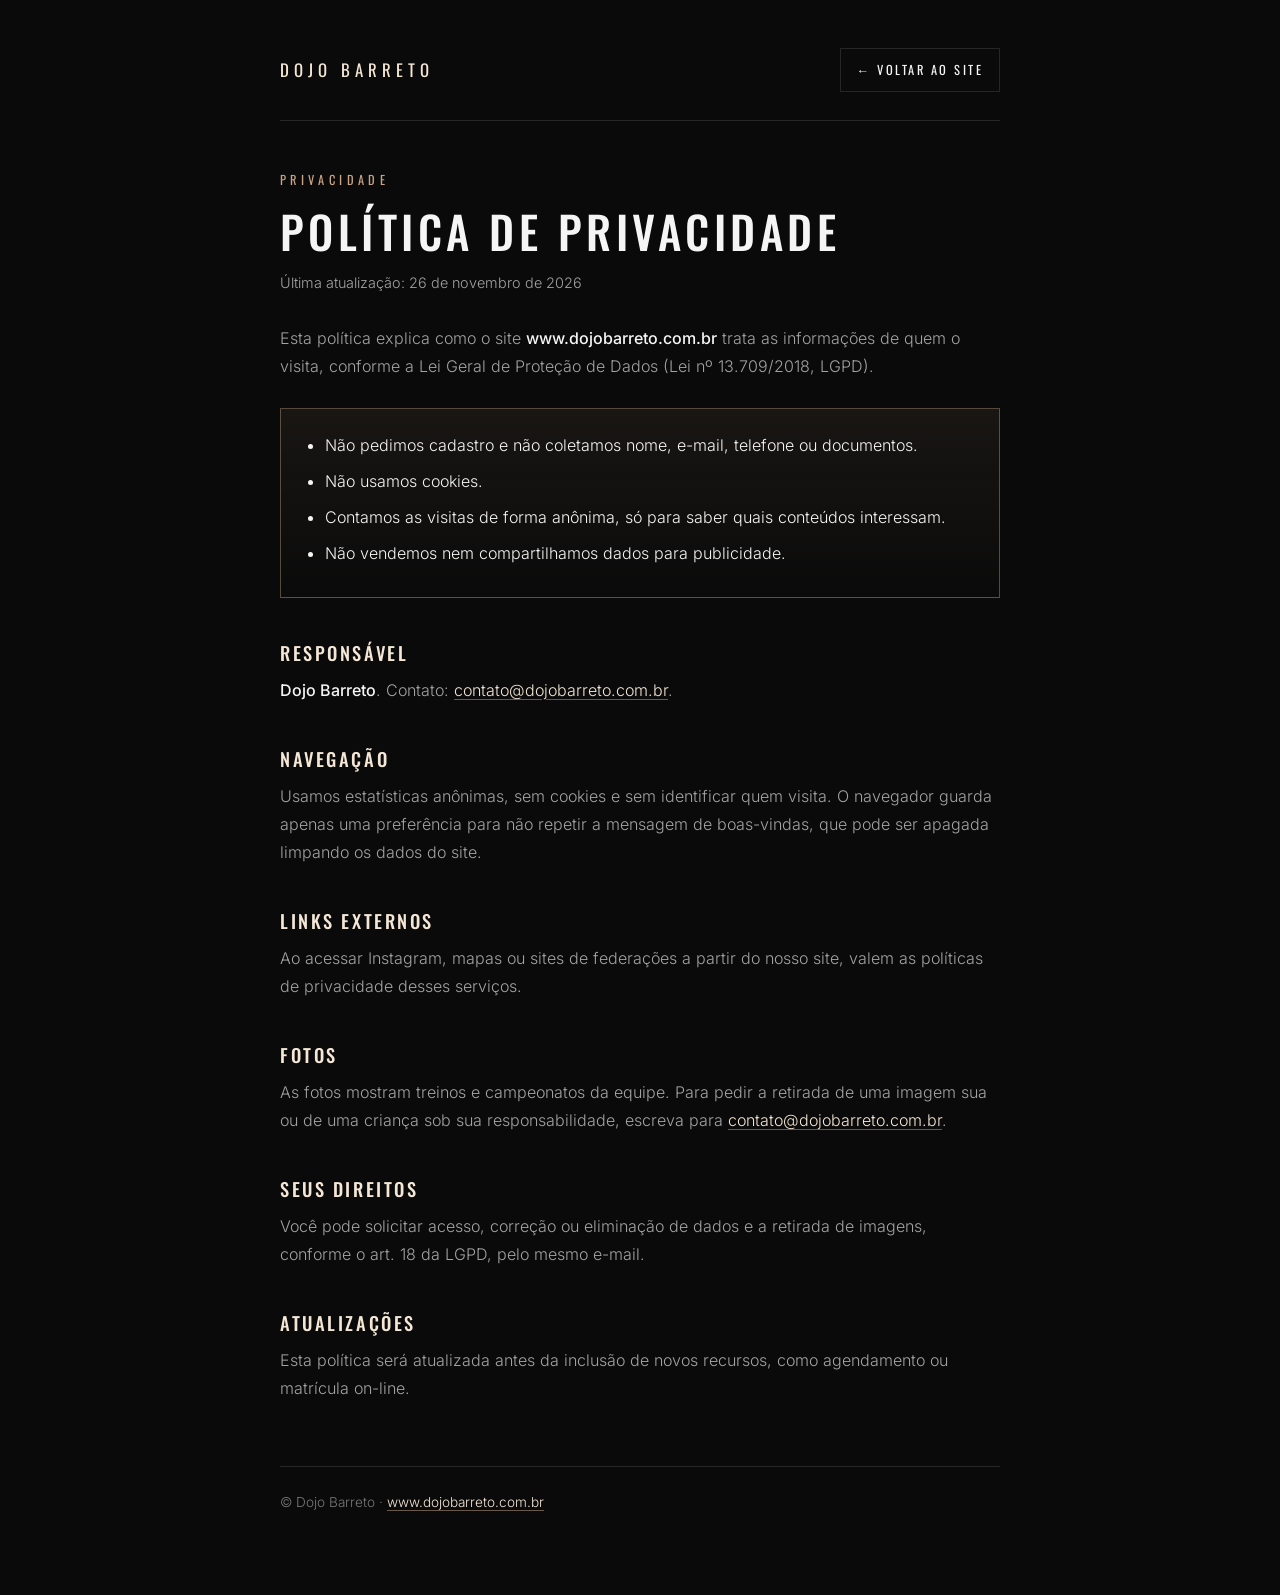
<file: privacidade.html>
<!doctype html>
<html lang="pt-BR">
<head>
<meta charset="utf-8">
<meta name="viewport" content="width=device-width, initial-scale=1, viewport-fit=cover">
<meta http-equiv="Content-Security-Policy" content="default-src 'none'; style-src 'self' 'unsafe-inline'; font-src 'self'; img-src 'self'; base-uri 'none'; form-action 'none'; upgrade-insecure-requests">
<meta name="referrer" content="strict-origin-when-cross-origin">
<link rel="canonical" href="https://www.dojobarreto.com.br/privacidade.html">
<title>Política de Privacidade · Dojo Barreto</title>
<meta name="description" content="Como o site do Dojo Barreto trata as informações de quem o visita: sem cadastro, sem cookies, com estatísticas anônimas.">
<link rel="icon" type="image/png" href="img/favicon.png">
<meta name="theme-color" content="#0a0a0a">
<link rel="stylesheet" href="fonts/fontes.css">
<style>
:root{
  color-scheme:dark;
  --bg:#0a0a0a; --line:#262626; --fg:#f5f5f5; --muted:#a3a3a3; --accent:#c9a585; --g4:#f4e7d6;
  --head:'Oswald','Arial Narrow',sans-serif; --body:'Inter',system-ui,-apple-system,'Segoe UI',sans-serif;
}
*{box-sizing:border-box}
body{margin:0;background:var(--bg);color:var(--fg);font-family:var(--body);font-weight:300;font-size:16px;line-height:1.75;-webkit-font-smoothing:antialiased}
a{color:var(--g4);text-underline-offset:3px;text-decoration-color:rgba(201,165,133,.5)}
a:hover{color:var(--accent)}
:focus-visible{outline:1px solid var(--accent);outline-offset:4px}
.wrap{max-width:760px;margin:0 auto;padding-block:48px 80px;padding-left:max(20px,env(safe-area-inset-left,0px));padding-right:max(20px,env(safe-area-inset-right,0px))}
.top{display:flex;justify-content:space-between;align-items:center;gap:16px;flex-wrap:wrap;padding-bottom:28px;border-bottom:1px solid var(--line);margin-bottom:48px}
.logo{font-family:var(--head);letter-spacing:.3em;text-transform:uppercase;color:var(--g4);text-decoration:none;font-size:1.05rem}
.voltar{font-family:var(--head);letter-spacing:.2em;text-transform:uppercase;font-size:.78rem;text-decoration:none;border:1px solid var(--line);padding:10px 16px;color:var(--fg)}
.voltar:hover{border-color:var(--accent);color:var(--accent)}
.kicker{font-family:var(--head);color:var(--accent);letter-spacing:.35em;font-size:.78rem;text-transform:uppercase;margin:0 0 14px}
h1,h2{font-family:var(--head);text-transform:uppercase;letter-spacing:.1em;font-weight:500;line-height:1.2;text-wrap:balance}
h1{font-size:clamp(1.9rem,6vw,2.8rem);margin:0 0 12px}
h2{font-size:1.15rem;color:var(--g4);margin:44px 0 12px;letter-spacing:.14em}
p,li{color:var(--muted);text-wrap:pretty}
p{margin:0 0 14px}
ul{margin:0 0 14px;padding-left:20px}
li{margin-bottom:8px}
strong{color:var(--fg);font-weight:500}
.data{font-size:.9rem;color:var(--muted);margin-bottom:28px}
.resumo{border:1px solid rgba(201,165,133,.4);padding:22px 24px;margin:28px 0 8px;background:linear-gradient(180deg,rgba(201,165,133,.08),transparent)}
.resumo ul{margin:0}
.resumo li{color:var(--fg)}
footer{margin-top:64px;padding-top:24px;border-top:1px solid var(--line);font-size:.85rem;color:#777}
</style>
</head>
<body>

<div class="wrap">
  <header class="top">
    <a class="logo" href="./">Dojo Barreto</a>
    <a class="voltar" href="./">← Voltar ao site</a>
  </header>

  <main>
    <p class="kicker">Privacidade</p>
    <h1>Política de Privacidade</h1>
    <p class="data">Última atualização: 26 de novembro de 2026</p>

    <p>Esta política explica como o site <strong>www.dojobarreto.com.br</strong> trata as informações de quem o visita, conforme a Lei Geral de Proteção de Dados (Lei nº 13.709/2018, LGPD).</p>

    <div class="resumo">
      <ul>
        <li>Não pedimos cadastro e não coletamos nome, e-mail, telefone ou documentos.</li>
        <li>Não usamos cookies.</li>
        <li>Contamos as visitas de forma anônima, só para saber quais conteúdos interessam.</li>
        <li>Não vendemos nem compartilhamos dados para publicidade.</li>
      </ul>
    </div>

    <h2>Responsável</h2>
    <p><strong>Dojo Barreto</strong>. Contato: <a href="mailto:contato@dojobarreto.com.br">contato@dojobarreto.com.br</a>.</p>

    <h2>Navegação</h2>
    <p>Usamos estatísticas anônimas, sem cookies e sem identificar quem visita. O navegador guarda apenas uma preferência para não repetir a mensagem de boas-vindas, que pode ser apagada limpando os dados do site.</p>

    <h2>Links externos</h2>
    <p>Ao acessar Instagram, mapas ou sites de federações a partir do nosso site, valem as políticas de privacidade desses serviços.</p>

    <h2>Fotos</h2>
    <p>As fotos mostram treinos e campeonatos da equipe. Para pedir a retirada de uma imagem sua ou de uma criança sob sua responsabilidade, escreva para <a href="mailto:contato@dojobarreto.com.br">contato@dojobarreto.com.br</a>.</p>

    <h2>Seus direitos</h2>
    <p>Você pode solicitar acesso, correção ou eliminação de dados e a retirada de imagens, conforme o art. 18 da LGPD, pelo mesmo e-mail.</p>

    <h2>Atualizações</h2>
    <p>Esta política será atualizada antes da inclusão de novos recursos, como agendamento ou matrícula on-line.</p>
  </main>

  <footer>© Dojo Barreto · <a href="./">www.dojobarreto.com.br</a></footer>
</div>
</body>
</html>
</file>
<file: fonts/fontes.css>
@font-face{font-family:'Inter';font-style:normal;font-weight:300 600;font-display:swap;src:url(inter-latin-ext.woff2) format('woff2');unicode-range:U+0100-02BA, U+02BD-02C5, U+02C7-02CC, U+02CE-02D7, U+02DD-02FF, U+0304, U+0308, U+0329, U+1D00-1DBF, U+1E00-1E9F, U+1EF2-1EFF, U+2020, U+20A0-20AB, U+20AD-20C4, U+2113, U+2C60-2C7F, U+A720-A7FF}
@font-face{font-family:'Inter';font-style:normal;font-weight:300 600;font-display:swap;src:url(inter-latin.woff2) format('woff2');unicode-range:U+0000-00FF, U+0131, U+0152-0153, U+02BB-02BC, U+02C6, U+02DA, U+02DC, U+0304, U+0308, U+0329, U+2000-206F, U+20AC, U+2122, U+2191, U+2193, U+2212, U+2215, U+FEFF, U+FFFD}
@font-face{font-family:'Oswald';font-style:normal;font-weight:400 700;font-display:swap;src:url(oswald-latin-ext.woff2) format('woff2');unicode-range:U+0100-02BA, U+02BD-02C5, U+02C7-02CC, U+02CE-02D7, U+02DD-02FF, U+0304, U+0308, U+0329, U+1D00-1DBF, U+1E00-1E9F, U+1EF2-1EFF, U+2020, U+20A0-20AB, U+20AD-20C4, U+2113, U+2C60-2C7F, U+A720-A7FF}
@font-face{font-family:'Oswald';font-style:normal;font-weight:400 700;font-display:swap;src:url(oswald-latin.woff2) format('woff2');unicode-range:U+0000-00FF, U+0131, U+0152-0153, U+02BB-02BC, U+02C6, U+02DA, U+02DC, U+0304, U+0308, U+0329, U+2000-206F, U+20AC, U+2122, U+2191, U+2193, U+2212, U+2215, U+FEFF, U+FFFD}
</file>
